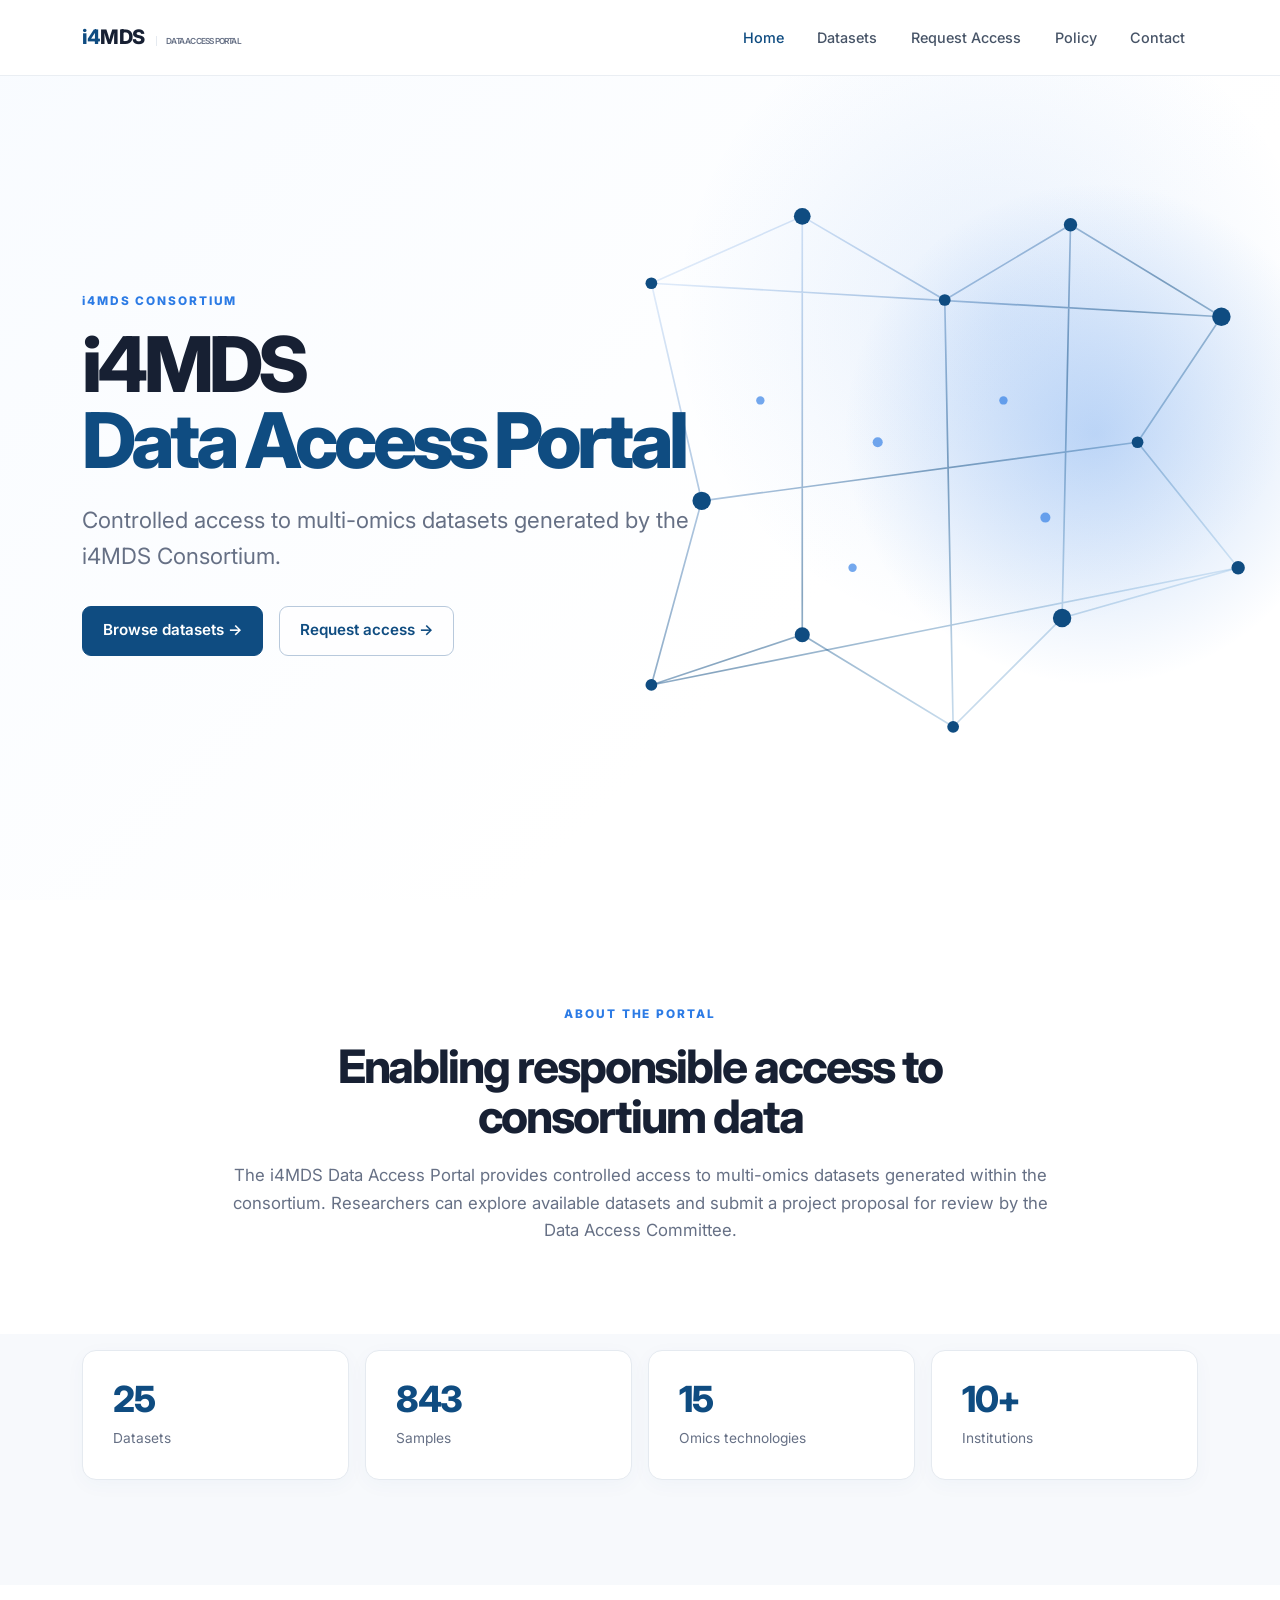
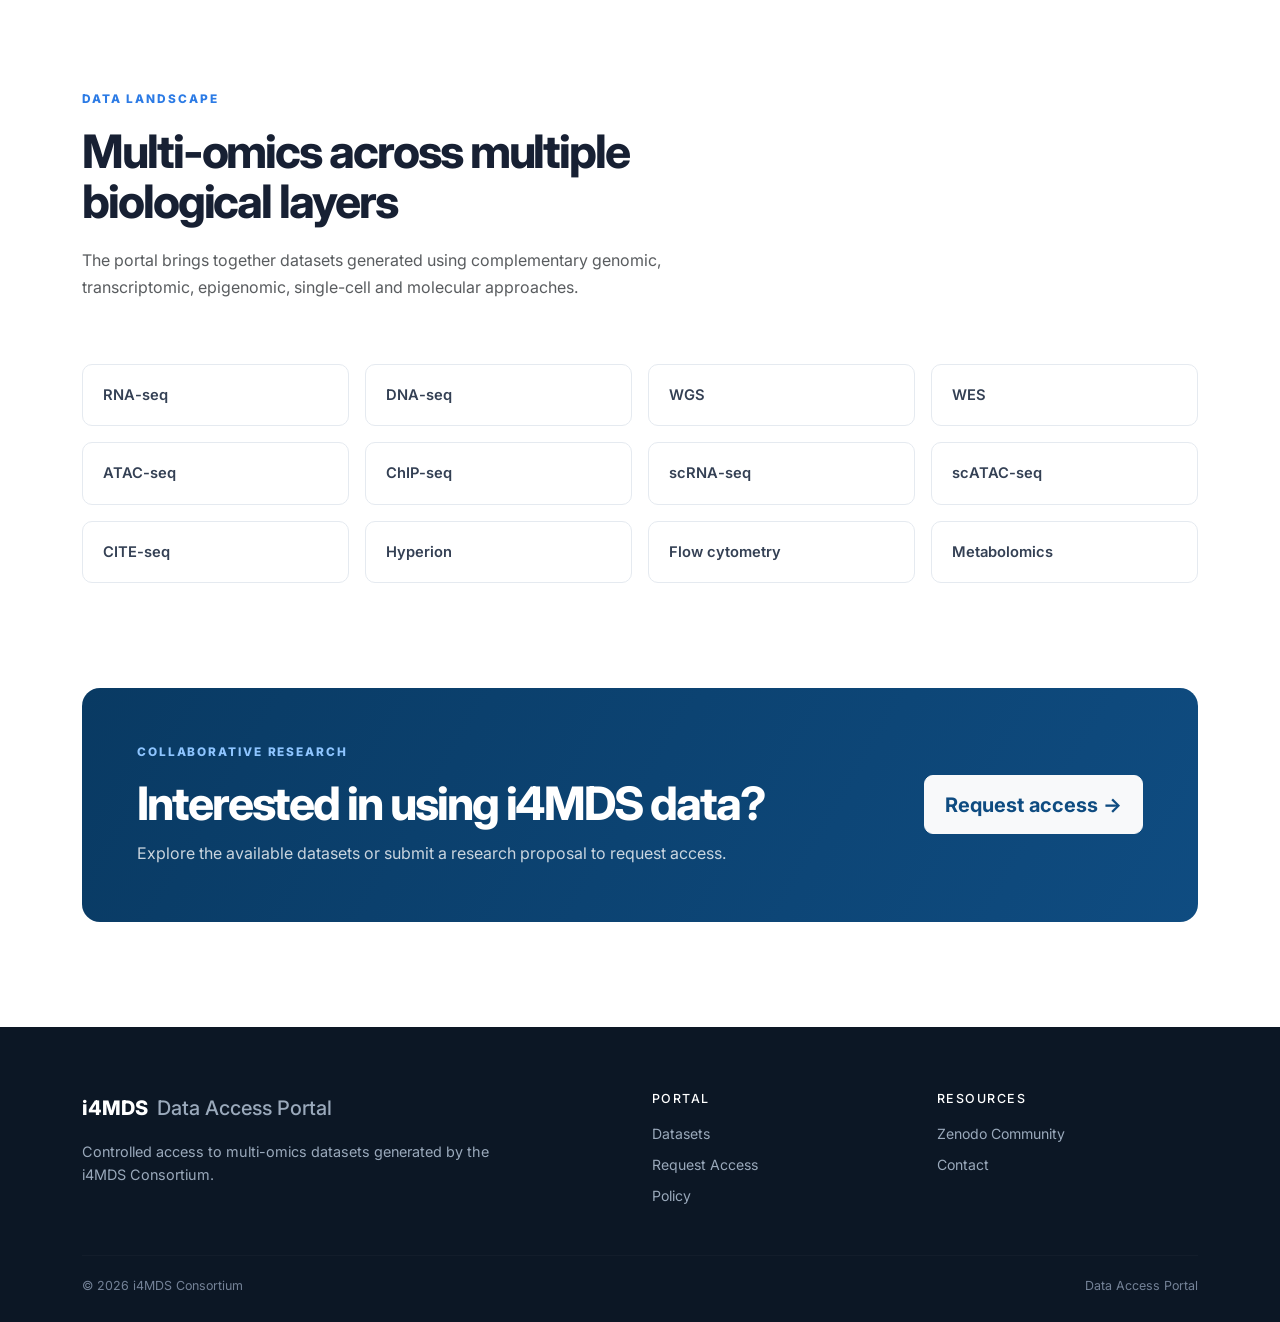
<file: index.html>
<!doctype html>
<html lang="en">
<head>
<meta charset="utf-8">
<meta name="viewport" content="width=device-width, initial-scale=1">
<meta name="description" content="i4MDS Data Access Portal - Controlled access to multi-omics datasets generated by the i4MDS Consortium.">
<title>i4MDS Data Access Portal</title>
<link rel="preconnect" href="https://fonts.googleapis.com">
<link rel="preconnect" href="https://fonts.gstatic.com" crossorigin>
<link href="https://fonts.googleapis.com/css2?family=Inter:wght@400;500;600;700;800&display=swap" rel="stylesheet">
<link href="https://cdn.jsdelivr.net/npm/bootstrap@5.3.3/dist/css/bootstrap.min.css" rel="stylesheet">
<link rel="stylesheet" href="css/style.css">
</head>
<body>
<nav class="navbar navbar-expand-lg fixed-top portal-navbar">
<div class="container">
<a class="navbar-brand portal-brand" href="index.html"><span class="brand-mark">i4</span>MDS <small>Data Access Portal</small></a>
<button class="navbar-toggler border-0" type="button" data-bs-toggle="collapse" data-bs-target="#mainNav"><span class="navbar-toggler-icon"></span></button>
<div class="collapse navbar-collapse" id="mainNav">
<ul class="navbar-nav ms-auto align-items-lg-center gap-lg-2">
<li><a class="nav-link active" href="index.html">Home</a></li>
<li><a class="nav-link" href="datasets.html">Datasets</a></li>
<li><a class="nav-link" href="request.html">Request Access</a></li>
<li><a class="nav-link" href="policy.html">Policy</a></li>
<li><a class="nav-link" href="contact.html">Contact</a></li>
</ul></div></div>
</nav>

<main>
<section class="hero-section">
<div class="hero-network"><img src="images/hero-network.svg" alt=""></div>
<div class="container position-relative"><div class="row align-items-center min-vh-100 pt-5">
<div class="col-lg-7 hero-copy">
<div class="eyebrow">i4MDS CONSORTIUM</div>
<h1>i4MDS<br><span>Data Access Portal</span></h1>
<p class="hero-lead">Controlled access to multi-omics datasets generated by the i4MDS Consortium.</p>
<div class="d-flex flex-wrap gap-3">
<a href="datasets.html" class="btn btn-primary btn-lg portal-btn">Browse datasets <span>→</span></a>
<a href="request.html" class="btn btn-outline-primary btn-lg portal-btn-outline">Request access <span>→</span></a>
</div></div><div class="col-lg-5"></div>
</div></div>
</section>

<section class="section-padding about-section"><div class="container"><div class="row justify-content-center"><div class="col-xl-9 text-center">
<div class="section-label">ABOUT THE PORTAL</div><h2>Enabling responsible access to consortium data</h2>
<p class="section-lead">The i4MDS Data Access Portal provides controlled access to multi-omics datasets generated within the consortium. Researchers can explore available datasets and submit a project proposal for review by the Data Access Committee.</p>
</div></div></div></section>

<section class="stats-section"><div class="container"><div class="row g-3">
<div class="col-6 col-lg-3"><div class="stat-card"><div class="stat-number">25</div><div class="stat-label">Datasets</div></div></div>
<div class="col-6 col-lg-3"><div class="stat-card"><div class="stat-number">843</div><div class="stat-label">Samples</div></div></div>
<div class="col-6 col-lg-3"><div class="stat-card"><div class="stat-number">15</div><div class="stat-label">Omics technologies</div></div></div>
<div class="col-6 col-lg-3"><div class="stat-card"><div class="stat-number">10+</div><div class="stat-label">Institutions</div></div></div>
</div></div></section>

<section class="section-padding technologies-section"><div class="container">
<div class="row mb-5"><div class="col-lg-7"><div class="section-label">DATA LANDSCAPE</div><h2>Multi-omics across multiple biological layers</h2><p class="text-muted">The portal brings together datasets generated using complementary genomic, transcriptomic, epigenomic, single-cell and molecular approaches.</p></div></div>
<div class="row g-3">
<div class="col-6 col-md-4 col-lg-3"><div class="technology-card">RNA-seq</div></div>
<div class="col-6 col-md-4 col-lg-3"><div class="technology-card">DNA-seq</div></div>
<div class="col-6 col-md-4 col-lg-3"><div class="technology-card">WGS</div></div>
<div class="col-6 col-md-4 col-lg-3"><div class="technology-card">WES</div></div>
<div class="col-6 col-md-4 col-lg-3"><div class="technology-card">ATAC-seq</div></div>
<div class="col-6 col-md-4 col-lg-3"><div class="technology-card">ChIP-seq</div></div>
<div class="col-6 col-md-4 col-lg-3"><div class="technology-card">scRNA-seq</div></div>
<div class="col-6 col-md-4 col-lg-3"><div class="technology-card">scATAC-seq</div></div>
<div class="col-6 col-md-4 col-lg-3"><div class="technology-card">CITE-seq</div></div>
<div class="col-6 col-md-4 col-lg-3"><div class="technology-card">Hyperion</div></div>
<div class="col-6 col-md-4 col-lg-3"><div class="technology-card">Flow cytometry</div></div>
<div class="col-6 col-md-4 col-lg-3"><div class="technology-card">Metabolomics</div></div>
</div></div></section>

<section class="cta-section"><div class="container"><div class="cta-card">
<div><div class="section-label light-label">COLLABORATIVE RESEARCH</div><h2>Interested in using i4MDS data?</h2><p>Explore the available datasets or submit a research proposal to request access.</p></div>
<a href="request.html" class="btn btn-light btn-lg cta-btn">Request access →</a>
</div></div></section>
</main>

<footer class="portal-footer"><div class="container"><div class="row gy-4">
<div class="col-lg-6"><a class="footer-brand" href="index.html">i4MDS <span>Data Access Portal</span></a><p class="footer-text">Controlled access to multi-omics datasets generated by the i4MDS Consortium.</p></div>
<div class="col-6 col-lg-3"><h6>Portal</h6><a href="datasets.html">Datasets</a><a href="request.html">Request Access</a><a href="policy.html">Policy</a></div>
<div class="col-6 col-lg-3"><h6>Resources</h6><a href="#">Zenodo Community</a><a href="contact.html">Contact</a></div>
</div><hr><div class="footer-bottom"><span>© 2026 i4MDS Consortium</span><span>Data Access Portal</span></div></div></footer>
<script src="https://cdn.jsdelivr.net/npm/bootstrap@5.3.3/dist/js/bootstrap.bundle.min.js"></script>
<script src="js/main.js"></script>
</body></html>
</file>
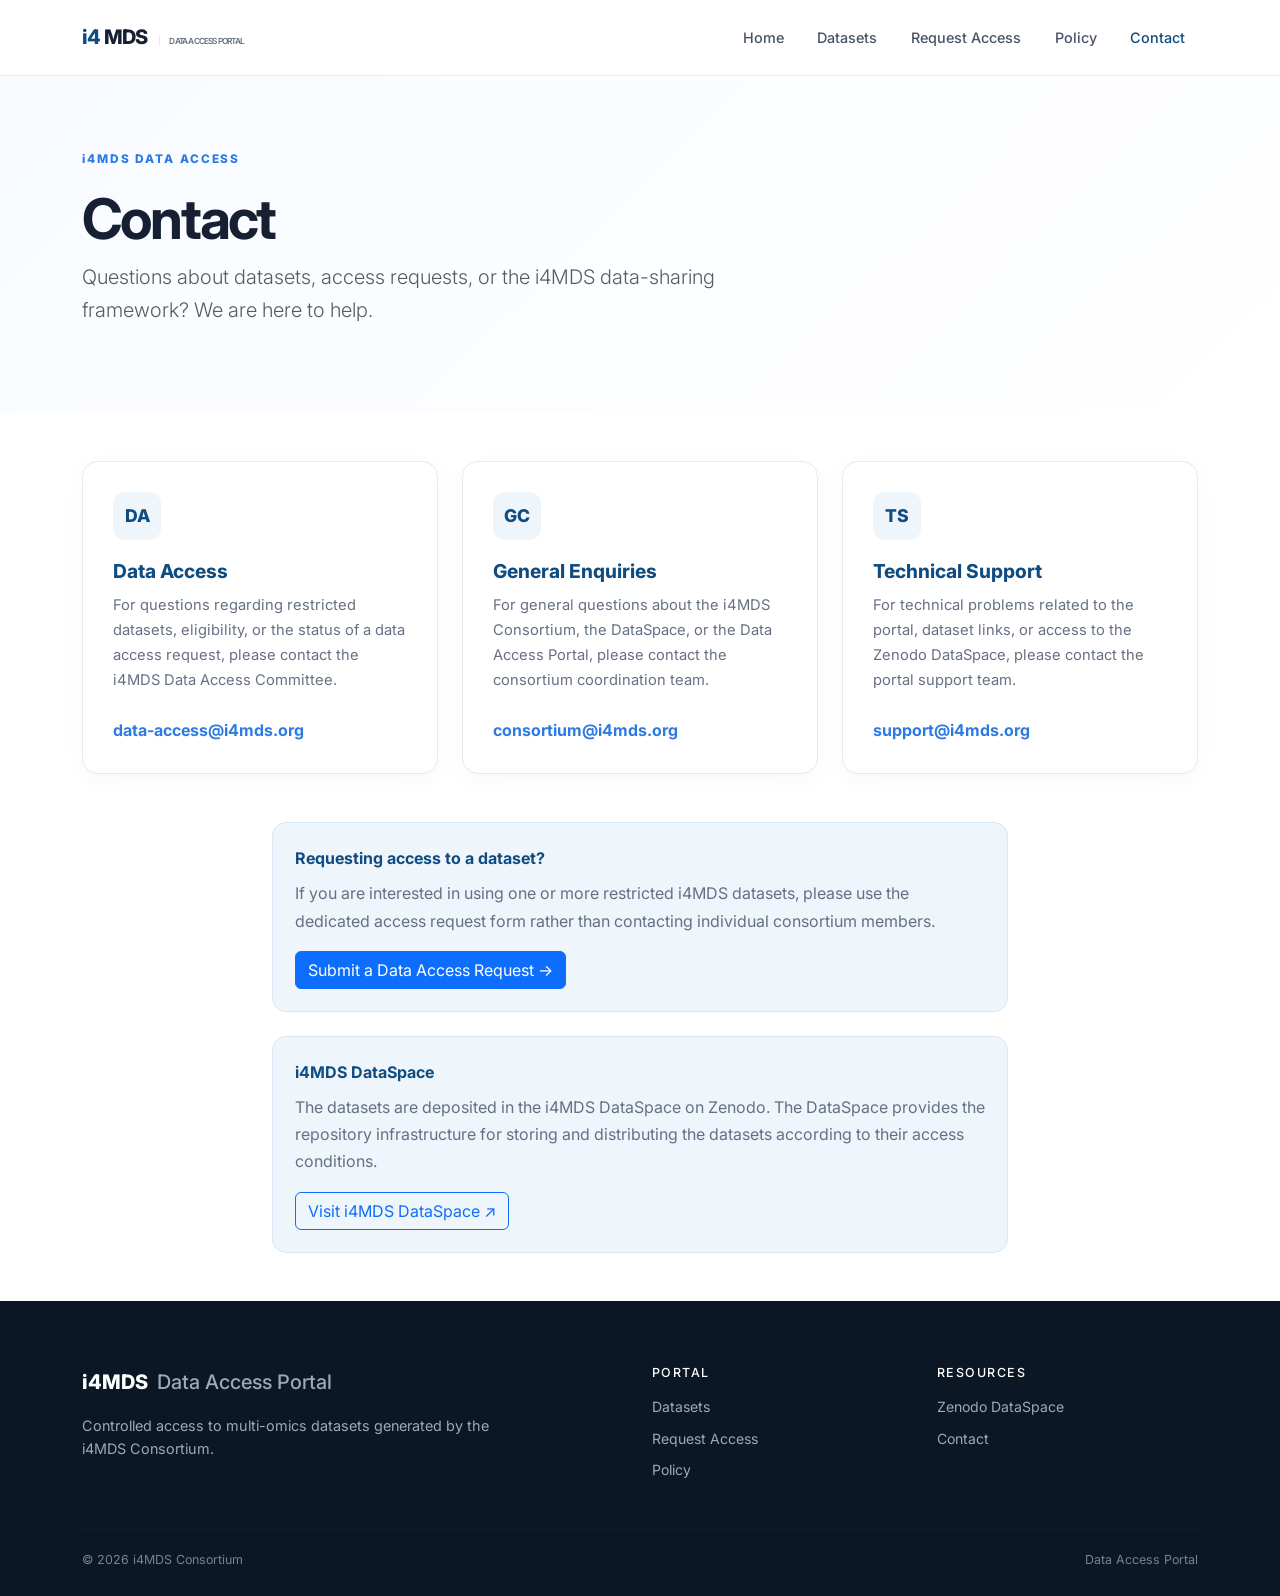
<file: contact.html>
<!doctype html>
<html lang="en">

<head>

  <meta charset="utf-8">

  <meta
    name="viewport"
    content="width=device-width, initial-scale=1"
  >

  <meta
    name="description"
    content="Contact the i4MDS Data Access Portal and Data Access Committee."
  >

  <title>
    Contact | i4MDS Data Access Portal
  </title>


  <link
    rel="preconnect"
    href="https://fonts.googleapis.com"
  >

  <link
    rel="preconnect"
    href="https://fonts.gstatic.com"
    crossorigin
  >


  <link
    href="https://fonts.googleapis.com/css2?family=Inter:wght@400;500;600;700;800&display=swap"
    rel="stylesheet"
  >


  <link
    href="https://cdn.jsdelivr.net/npm/bootstrap@5.3.3/dist/css/bootstrap.min.css"
    rel="stylesheet"
  >


  <link
    rel="stylesheet"
    href="css/style.css"
  >


  <style>

    .page-hero {

      padding: 150px 0 70px;

      background:
        linear-gradient(
          135deg,
          #f8fbff,
          #ffffff
        );

    }


    .contact-card {

      height: 100%;

      padding: 30px;

      background: #ffffff;

      border:
        1px solid
        #e5eaf0;

      border-radius: 16px;

      box-shadow:
        0 5px 20px
        rgba(15,76,129,.04);

    }


    .contact-icon {

      width: 48px;

      height: 48px;

      display: flex;

      align-items: center;

      justify-content: center;

      border-radius: 12px;

      background:
        #eef5fb;

      color:
        #0f4c81;

      font-weight: 800;

      font-size: 1.1rem;

      margin-bottom: 20px;

    }


    .contact-title {

      font-size: 1.2rem;

      font-weight: 750;

      color: #0f4c81;

      margin-bottom: 10px;

    }


    .contact-text {

      color: #667085;

      line-height: 1.7;

      font-size: .92rem;

    }


    .contact-note {

      background:
        #eef5fb;

      border:
        1px solid
        #d7e6f4;

      border-radius: 14px;

      padding: 22px;

      color: #667085;

      line-height: 1.7;

    }


    .contact-note strong {

      color: #0f4c81;

    }


    .contact-email {

      display: inline-block;

      margin-top: 8px;

      font-weight: 700;

      color: #2c7be5;

      text-decoration: none;

    }


    .contact-email:hover {

      text-decoration: underline;

    }

  </style>

</head>


<body>


<!-- NAVIGATION -->

<nav class="navbar navbar-expand-lg fixed-top portal-navbar">

  <div class="container">


    <a
      class="navbar-brand portal-brand"
      href="index.html"
    >

      <span class="brand-mark">
        i4
      </span>

      MDS

      <small>
        Data Access Portal
      </small>

    </a>


    <button
      class="navbar-toggler border-0"
      type="button"
      data-bs-toggle="collapse"
      data-bs-target="#mainNav"
      aria-controls="mainNav"
      aria-expanded="false"
      aria-label="Toggle navigation"
    >

      <span class="navbar-toggler-icon"></span>

    </button>


    <div
      class="collapse navbar-collapse"
      id="mainNav"
    >

      <ul
        class="navbar-nav ms-auto align-items-lg-center gap-lg-2"
      >

        <li class="nav-item">

          <a
            class="nav-link"
            href="index.html"
          >
            Home
          </a>

        </li>


        <li class="nav-item">

          <a
            class="nav-link"
            href="datasets.html"
          >
            Datasets
          </a>

        </li>


        <li class="nav-item">

          <a
            class="nav-link"
            href="request.html"
          >
            Request Access
          </a>

        </li>


        <li class="nav-item">

          <a
            class="nav-link"
            href="policy.html"
          >
            Policy
          </a>

        </li>


        <li class="nav-item">

          <a
            class="nav-link active"
            href="contact.html"
          >
            Contact
          </a>

        </li>

      </ul>

    </div>

  </div>

</nav>



<!-- HERO -->

<section class="page-hero">

  <div class="container">

    <div class="section-label">
      i4MDS DATA ACCESS
    </div>


    <h1
      class="display-4 fw-bold"
      style="letter-spacing:-.05em;"
    >
      Contact
    </h1>


    <p class="lead text-muted col-lg-8">

      Questions about datasets, access requests,
      or the i4MDS data-sharing framework?

      We are here to help.

    </p>

  </div>

</section>



<!-- CONTACT -->

<main>

  <section class="py-5">

    <div class="container">


      <div class="row g-4">


        <!-- DATA ACCESS -->

        <div class="col-lg-4">

          <div class="contact-card">


            <div class="contact-icon">
              DA
            </div>


            <h2 class="contact-title">
              Data Access
            </h2>


            <p class="contact-text">

              For questions regarding restricted datasets,
              eligibility, or the status of a data access
              request, please contact the i4MDS Data Access
              Committee.

            </p>


            <!-- Replace with official email -->

            <a
              class="contact-email"
              href="mailto:DATA-ACCESS-EMAIL"
            >
              data-access@i4mds.org
            </a>


          </div>

        </div>



        <!-- GENERAL -->

        <div class="col-lg-4">

          <div class="contact-card">


            <div class="contact-icon">
              GC
            </div>


            <h2 class="contact-title">
              General Enquiries
            </h2>


            <p class="contact-text">

              For general questions about the i4MDS Consortium,
              the DataSpace, or the Data Access Portal, please
              contact the consortium coordination team.

            </p>


            <!-- Replace with official email -->

            <a
              class="contact-email"
              href="mailto:GENERAL-EMAIL"
            >
              consortium@i4mds.org
            </a>


          </div>

        </div>



        <!-- TECHNICAL -->

        <div class="col-lg-4">

          <div class="contact-card">


            <div class="contact-icon">
              TS
            </div>


            <h2 class="contact-title">
              Technical Support
            </h2>


            <p class="contact-text">

              For technical problems related to the portal,
              dataset links, or access to the Zenodo DataSpace,
              please contact the portal support team.

            </p>


            <!-- Replace with official email -->

            <a
              class="contact-email"
              href="mailto:TECHNICAL-EMAIL"
            >
              support@i4mds.org
            </a>


          </div>

        </div>


      </div>



      <!-- REQUEST -->

      <div class="row mt-5">

        <div class="col-lg-8 mx-auto">


          <div class="contact-note">

            <strong>
              Requesting access to a dataset?
            </strong>


            <p class="mb-3 mt-2">

              If you are interested in using one or more
              restricted i4MDS datasets, please use the
              dedicated access request form rather than
              contacting individual consortium members.

            </p>


            <a
              href="request.html"
              class="btn btn-primary"
            >

              Submit a Data Access Request →

            </a>

          </div>


        </div>

      </div>



      <!-- ZENODO -->

      <div class="row mt-4">

        <div class="col-lg-8 mx-auto">


          <div class="contact-note">

            <strong>
              i4MDS DataSpace
            </strong>


            <p class="mb-3 mt-2">

              The datasets are deposited in the i4MDS
              DataSpace on Zenodo. The DataSpace provides
              the repository infrastructure for storing and
              distributing the datasets according to their
              access conditions.

            </p>


            <a
              href="https://zenodo.org/communities/i4mds_dataspace"
              target="_blank"
              rel="noopener"
              class="btn btn-outline-primary"
            >

              Visit i4MDS DataSpace ↗

            </a>

          </div>


        </div>

      </div>


    </div>

  </section>

</main>



<!-- FOOTER -->

<footer class="portal-footer">

  <div class="container">

    <div class="row gy-4">


      <div class="col-lg-6">

        <a
          class="footer-brand"
          href="index.html"
        >

          i4MDS
          <span>
            Data Access Portal
          </span>

        </a>


        <p class="footer-text">

          Controlled access to multi-omics datasets
          generated by the i4MDS Consortium.

        </p>

      </div>



      <div class="col-6 col-lg-3">

        <h6>
          Portal
        </h6>


        <a href="datasets.html">
          Datasets
        </a>


        <a href="request.html">
          Request Access
        </a>


        <a href="policy.html">
          Policy
        </a>

      </div>



      <div class="col-6 col-lg-3">

        <h6>
          Resources
        </h6>


        <a
          href="https://zenodo.org/communities/i4mds_dataspace"
          target="_blank"
          rel="noopener"
        >
          Zenodo DataSpace
        </a>


        <a href="contact.html">
          Contact
        </a>

      </div>

    </div>


    <hr>


    <div class="footer-bottom">

      <span>
        © 2026 i4MDS Consortium
      </span>


      <span>
        Data Access Portal
      </span>

    </div>

  </div>

</footer>


</body>

</html>
</file>
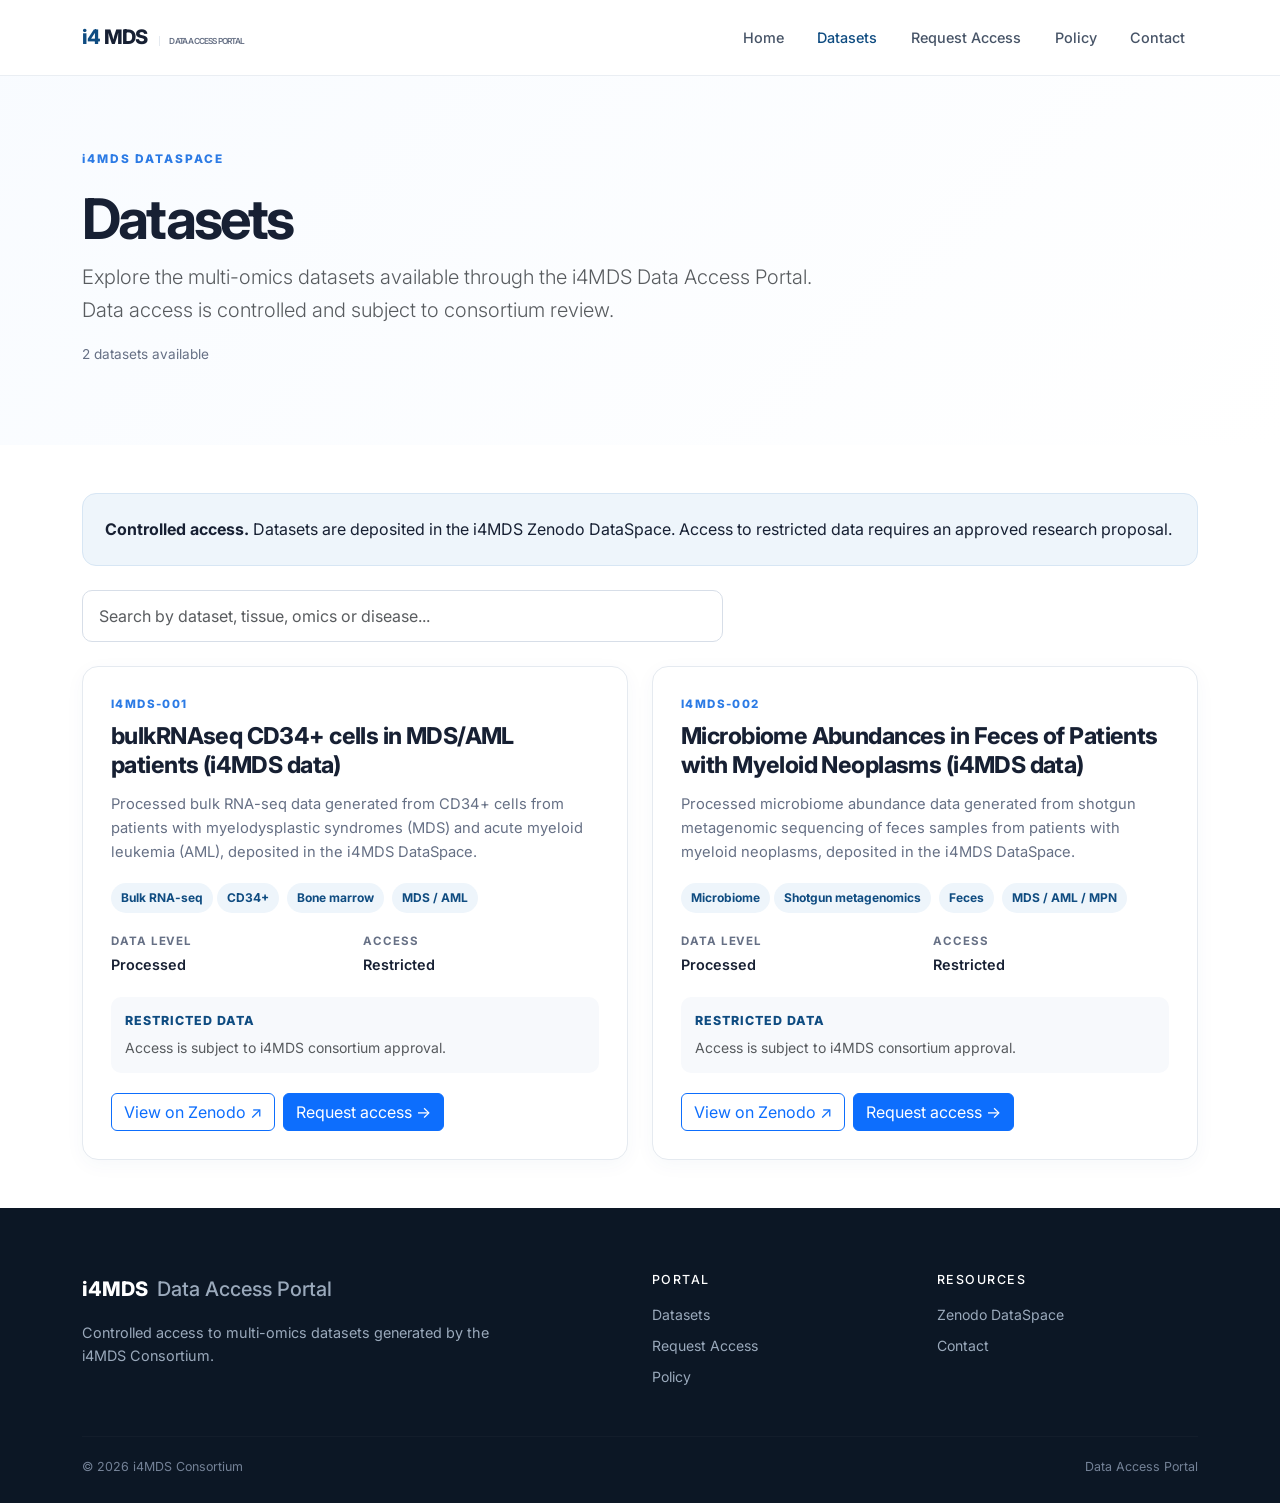
<file: datasets.html>
<!doctype html>
<html lang="en">

<head>

  <meta charset="utf-8">

  <meta
    name="viewport"
    content="width=device-width, initial-scale=1"
  >

  <meta
    name="description"
    content="i4MDS Data Access Portal - Available multi-omics datasets."
  >

  <title>
    Datasets | i4MDS Data Access Portal
  </title>


  <!-- Google Fonts -->

  <link
    rel="preconnect"
    href="https://fonts.googleapis.com"
  >

  <link
    rel="preconnect"
    href="https://fonts.gstatic.com"
    crossorigin
  >

  <link
    href="https://fonts.googleapis.com/css2?family=Inter:wght@400;500;600;700;800&display=swap"
    rel="stylesheet"
  >


  <!-- Bootstrap -->

  <link
    href="https://cdn.jsdelivr.net/npm/bootstrap@5.3.3/dist/css/bootstrap.min.css"
    rel="stylesheet"
  >


  <!-- Main stylesheet -->

  <link
    rel="stylesheet"
    href="css/style.css"
  >


  <style>

    .page-hero {

      padding: 150px 0 80px;

      background:
        linear-gradient(
          135deg,
          #f8fbff,
          #ffffff
        );

    }


    .dataset-card {

      border:
        1px solid
        #e5eaf0;

      border-radius:
        16px;

      padding:
        28px;

      background:
        #ffffff;

      height:
        100%;

      box-shadow:
        0 5px 20px
        rgba(15, 76, 129, 0.04);

    }


    .dataset-id {

      font-size:
        0.72rem;

      font-weight:
        800;

      letter-spacing:
        0.12em;

      color:
        #2c7be5;

      text-transform:
        uppercase;

    }


    .dataset-title {

      font-size:
        1.45rem;

      line-height:
        1.25;

      font-weight:
        750;

      letter-spacing:
        -0.025em;

      margin:
        8px 0 12px;

    }


    .dataset-description {

      color:
        #667085;

      font-size:
        0.92rem;

    }


    .tag {

      display:
        inline-block;

      background:
        #eef5fb;

      color:
        #0f4c81;

      border-radius:
        999px;

      padding:
        5px 10px;

      margin:
        3px 4px 3px 0;

      font-size:
        0.75rem;

      font-weight:
        700;

    }


    .meta-label {

      color:
        #667085;

      font-size:
        0.72rem;

      text-transform:
        uppercase;

      letter-spacing:
        0.08em;

      font-weight:
        700;

    }


    .meta-value {

      font-size:
        0.9rem;

      font-weight:
        600;

      margin-top:
        2px;

    }


    .access-box {

      background:
        #f7f9fc;

      border-radius:
        10px;

      padding:
        14px;

      margin:
        20px 0;

    }


    .controlled {

      color:
        #0f4c81;

      font-weight:
        800;

      font-size:
        0.78rem;

      letter-spacing:
        0.08em;

    }


    .filter-input {

      border-radius:
        10px;

      border:
        1px solid
        #d7dee8;

      padding:
        13px 16px;

    }


    .info-strip {

      background:
        #eef5fb;

      border:
        1px solid
        #d7e6f4;

      border-radius:
        14px;

      padding:
        22px;

    }


    .dataset-count {

      color:
        #667085;

      font-size:
        0.85rem;

      margin-top:
        10px;

    }

  </style>

</head>


<body>


<!-- ========================================================= -->
<!-- NAVIGATION -->
<!-- ========================================================= -->

<nav class="navbar navbar-expand-lg fixed-top portal-navbar">

  <div class="container">


    <a
      class="navbar-brand portal-brand"
      href="index.html"
    >

      <span class="brand-mark">
        i4
      </span>

      MDS

      <small>
        Data Access Portal
      </small>

    </a>


    <button
      class="navbar-toggler border-0"
      type="button"
      data-bs-toggle="collapse"
      data-bs-target="#mainNav"
      aria-controls="mainNav"
      aria-expanded="false"
      aria-label="Toggle navigation"
    >

      <span class="navbar-toggler-icon"></span>

    </button>


    <div
      class="collapse navbar-collapse"
      id="mainNav"
    >

      <ul
        class="navbar-nav ms-auto align-items-lg-center gap-lg-2"
      >

        <li class="nav-item">

          <a
            class="nav-link"
            href="index.html"
          >
            Home
          </a>

        </li>


        <li class="nav-item">

          <a
            class="nav-link active"
            href="datasets.html"
          >
            Datasets
          </a>

        </li>


        <li class="nav-item">

          <a
            class="nav-link"
            href="request.html"
          >
            Request Access
          </a>

        </li>


        <li class="nav-item">

          <a
            class="nav-link"
            href="policy.html"
          >
            Policy
          </a>

        </li>


        <li class="nav-item">

          <a
            class="nav-link"
            href="contact.html"
          >
            Contact
          </a>

        </li>

      </ul>

    </div>

  </div>

</nav>



<!-- ========================================================= -->
<!-- MAIN -->
<!-- ========================================================= -->

<main>


  <!-- HERO -->

  <section class="page-hero">

    <div class="container">


      <div class="section-label">
        i4MDS DATASPACE
      </div>


      <h1
        class="display-4 fw-bold"
        style="letter-spacing:-.05em;"
      >
        Datasets
      </h1>


      <p class="lead text-muted col-lg-8">

        Explore the multi-omics datasets available through the
        i4MDS Data Access Portal. Data access is controlled and
        subject to consortium review.

      </p>


      <div
        id="datasetCount"
        class="dataset-count"
      ></div>


    </div>

  </section>



  <!-- DATASETS -->

  <section class="py-5">

    <div class="container">


      <!-- INFORMATION -->

      <div class="info-strip mb-4">

        <strong>
          Controlled access.
        </strong>

        Datasets are deposited in the i4MDS Zenodo DataSpace.
        Access to restricted data requires an approved research proposal.

      </div>



      <!-- SEARCH -->

      <div class="row mb-4">

        <div class="col-lg-7">

          <input
            id="datasetSearch"
            class="form-control filter-input"
            type="search"
            placeholder="Search by dataset, tissue, omics or disease..."
            autocomplete="off"
          >

        </div>

      </div>



      <!-- DATASET GRID -->

      <div
        id="datasetGrid"
        class="row g-4"
      ></div>



      <!-- NO RESULTS -->

      <div
        id="noResults"
        class="text-center py-5 text-muted d-none"
      >

        No datasets match your search.

      </div>


    </div>

  </section>

</main>



<!-- ========================================================= -->
<!-- FOOTER -->
<!-- ========================================================= -->

<footer class="portal-footer">

  <div class="container">


    <div class="row gy-4">


      <div class="col-lg-6">


        <a
          class="footer-brand"
          href="index.html"
        >

          i4MDS

          <span>
            Data Access Portal
          </span>

        </a>


        <p class="footer-text">

          Controlled access to multi-omics datasets generated
          by the i4MDS Consortium.

        </p>


      </div>



      <div class="col-6 col-lg-3">


        <h6>
          Portal
        </h6>


        <a href="datasets.html">
          Datasets
        </a>


        <a href="request.html">
          Request Access
        </a>


        <a href="policy.html">
          Policy
        </a>


      </div>



      <div class="col-6 col-lg-3">


        <h6>
          Resources
        </h6>


        <a
          href="https://zenodo.org/communities/i4mds_dataspace"
          target="_blank"
          rel="noopener"
        >
          Zenodo DataSpace
        </a>


        <a href="contact.html">
          Contact
        </a>


      </div>


    </div>



    <hr>



    <div class="footer-bottom">


      <span>
        © 2026 i4MDS Consortium
      </span>


      <span>
        Data Access Portal
      </span>


    </div>


  </div>

</footer>



<!-- ========================================================= -->
<!-- JAVASCRIPT -->
<!-- ========================================================= -->

<script>

async function loadDatasets() {


  const grid =
    document.getElementById(
      "datasetGrid"
    );


  const search =
    document.getElementById(
      "datasetSearch"
    );


  const noResults =
    document.getElementById(
      "noResults"
    );


  const datasetCount =
    document.getElementById(
      "datasetCount"
    );



  try {


    /*
     * Add a timestamp to the URL.
     *
     * This prevents the browser from using
     * an old cached version of datasets.json.
     */

    const response =
      await fetch(
        "./data/datasets.json?v="
        + Date.now()
      );



    if (!response.ok) {

      throw new Error(
        "Unable to load datasets.json. HTTP status: "
        + response.status
      );

    }



    const datasets =
      await response.json();



    /*
     * Make sure that datasets.json
     * actually contains an array.
     */

    if (!Array.isArray(datasets)) {

      throw new Error(
        "datasets.json must contain a JSON array."
      );

    }



    /*
     * Show the total number of datasets.
     */

    datasetCount.textContent =
      datasets.length
      + (
          datasets.length === 1
            ? " dataset available"
            : " datasets available"
        );



    /*
     * Render the dataset cards.
     */

    function render() {


      const query =
        search.value
          .trim()
          .toLowerCase();



      /*
       * Search through the complete dataset object.
       *
       * This means that the search box will work
       * automatically for future fields too.
       */

      const filtered =
        datasets.filter(
          dataset =>

            JSON.stringify(
              dataset
            )
            .toLowerCase()
            .includes(query)

        );



      /*
       * Generate the cards.
       */

      grid.innerHTML =

        filtered
          .map(
            dataset => `


              <div class="col-lg-6 dataset-item">


                <article class="dataset-card">


                  <!-- DATASET ID -->

                  <div class="dataset-id">

                    ${
                      dataset.id || "No ID"
                    }

                  </div>



                  <!-- TITLE -->

                  <h2 class="dataset-title">

                    ${
                      dataset.title
                      || "Untitled dataset"
                    }

                  </h2>



                  <!-- DESCRIPTION -->

                  <p class="dataset-description">

                    ${
                      dataset.description
                      || "No description available."
                    }

                  </p>



                  <!-- TAGS -->

                  <div class="mb-3">


                    ${
                      Array.isArray(
                        dataset.omics
                      )

                        ? dataset.omics
                            .map(
                              omic =>

                                `<span class="tag">
                                  ${omic}
                                </span>`

                            )
                            .join("")

                        : ""
                    }



                    ${
                      dataset.tissue

                        ? `
                          <span class="tag">
                            ${dataset.tissue}
                          </span>
                        `

                        : ""
                    }



                    ${
                      dataset.disease

                        ? `
                          <span class="tag">
                            ${dataset.disease}
                          </span>
                        `

                        : ""
                    }


                  </div>



                  <!-- METADATA -->

                  <div class="row g-3">


                    <!-- DATA LEVEL -->

                    <div class="col-6">


                      <div class="meta-label">
                        Data level
                      </div>


                      <div class="meta-value">

                        ${
                          dataset.data_level
                          || "—"
                        }

                      </div>


                    </div>



                    <!-- ACCESS -->

                    <div class="col-6">


                      <div class="meta-label">
                        Access
                      </div>


                      <div class="meta-value">

                        ${
                          dataset.access
                          || "—"
                        }

                      </div>


                    </div>


                  </div>



                  <!-- ACCESS BOX -->

                  <div class="access-box">


                    <div class="controlled">
                      RESTRICTED DATA
                    </div>


                    <div class="small text-muted mt-1">

                      Access is subject to
                      i4MDS consortium approval.

                    </div>


                  </div>



                  <!-- BUTTONS -->

                  <div class="d-flex flex-wrap gap-2">


                    ${
                      dataset.zenodo_url

                        ? `

                          <a
                            class="btn btn-outline-primary"
                            href="${dataset.zenodo_url}"
                            target="_blank"
                            rel="noopener"
                          >

                            View on Zenodo ↗

                          </a>

                        `

                        : ""
                    }



                    <a
                      class="btn btn-primary"
                      href="request.html?dataset=${encodeURIComponent(
                        dataset.id || ""
                      )}"
                    >

                      Request access →

                    </a>


                  </div>


                </article>


              </div>


            `
          )
          .join("");



      /*
       * Show or hide the "no results" message.
       */

      noResults.classList.toggle(
        "d-none",
        filtered.length !== 0
      );


    }



    /*
     * Update the cards every time
     * the user types in the search box.
     */

    search.addEventListener(
      "input",
      render
    );



    /*
     * Initial rendering.
     */

    render();



    /*
     * Debug information in browser console.
     *
     * Useful if something goes wrong in the future.
     */

    console.log(
      "i4MDS datasets loaded:",
      datasets.length,
      datasets
    );


  }


  catch (error) {


    console.error(
      "i4MDS dataset loading error:",
      error
    );


    grid.innerHTML = `


      <div class="col-12">


        <div class="alert alert-danger">


          <strong>
            Datasets could not be loaded.
          </strong>


          <br><br>


          Please try again later.


          <br><br>


          <small>
            ${error.message}
          </small>


        </div>


      </div>


    `;


    datasetCount.textContent =
      "";


  }

}



/*
 * Start loading datasets.
 */

loadDatasets();

</script>


</body>

</html>
</file>
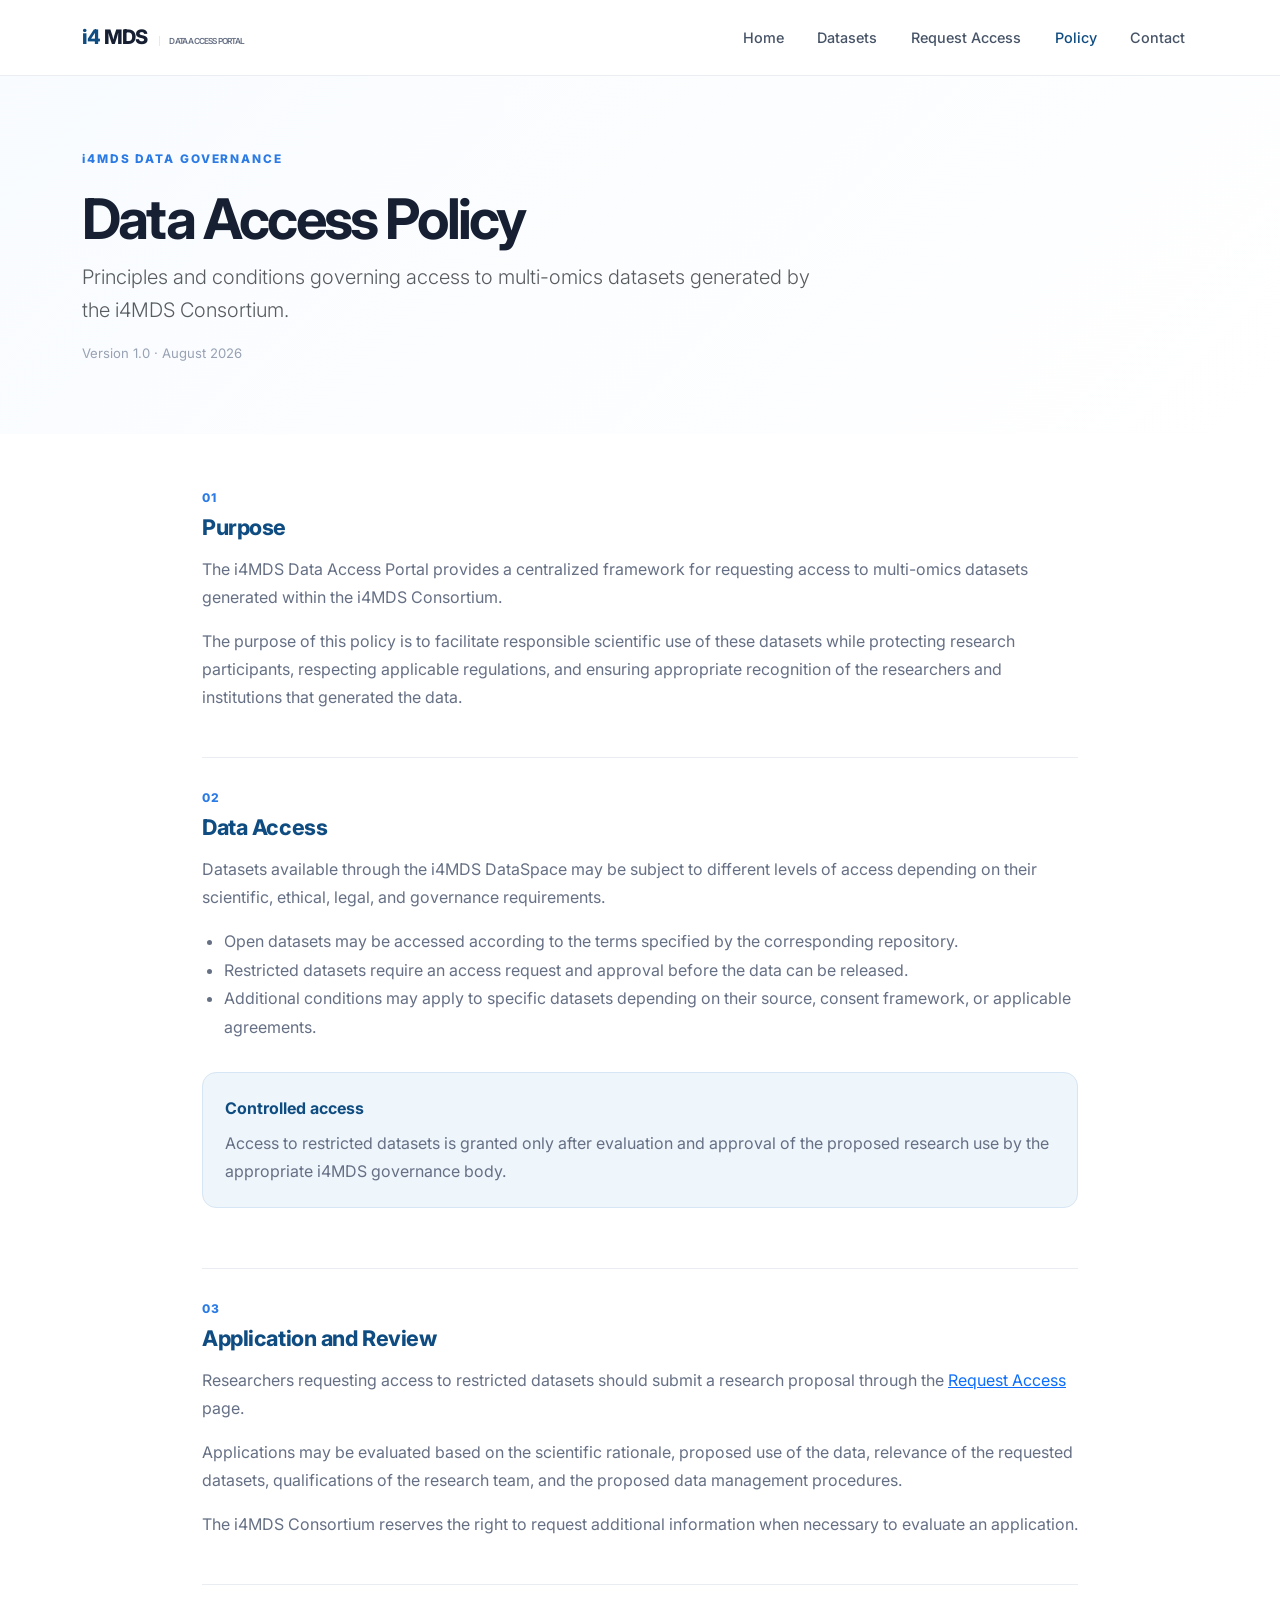
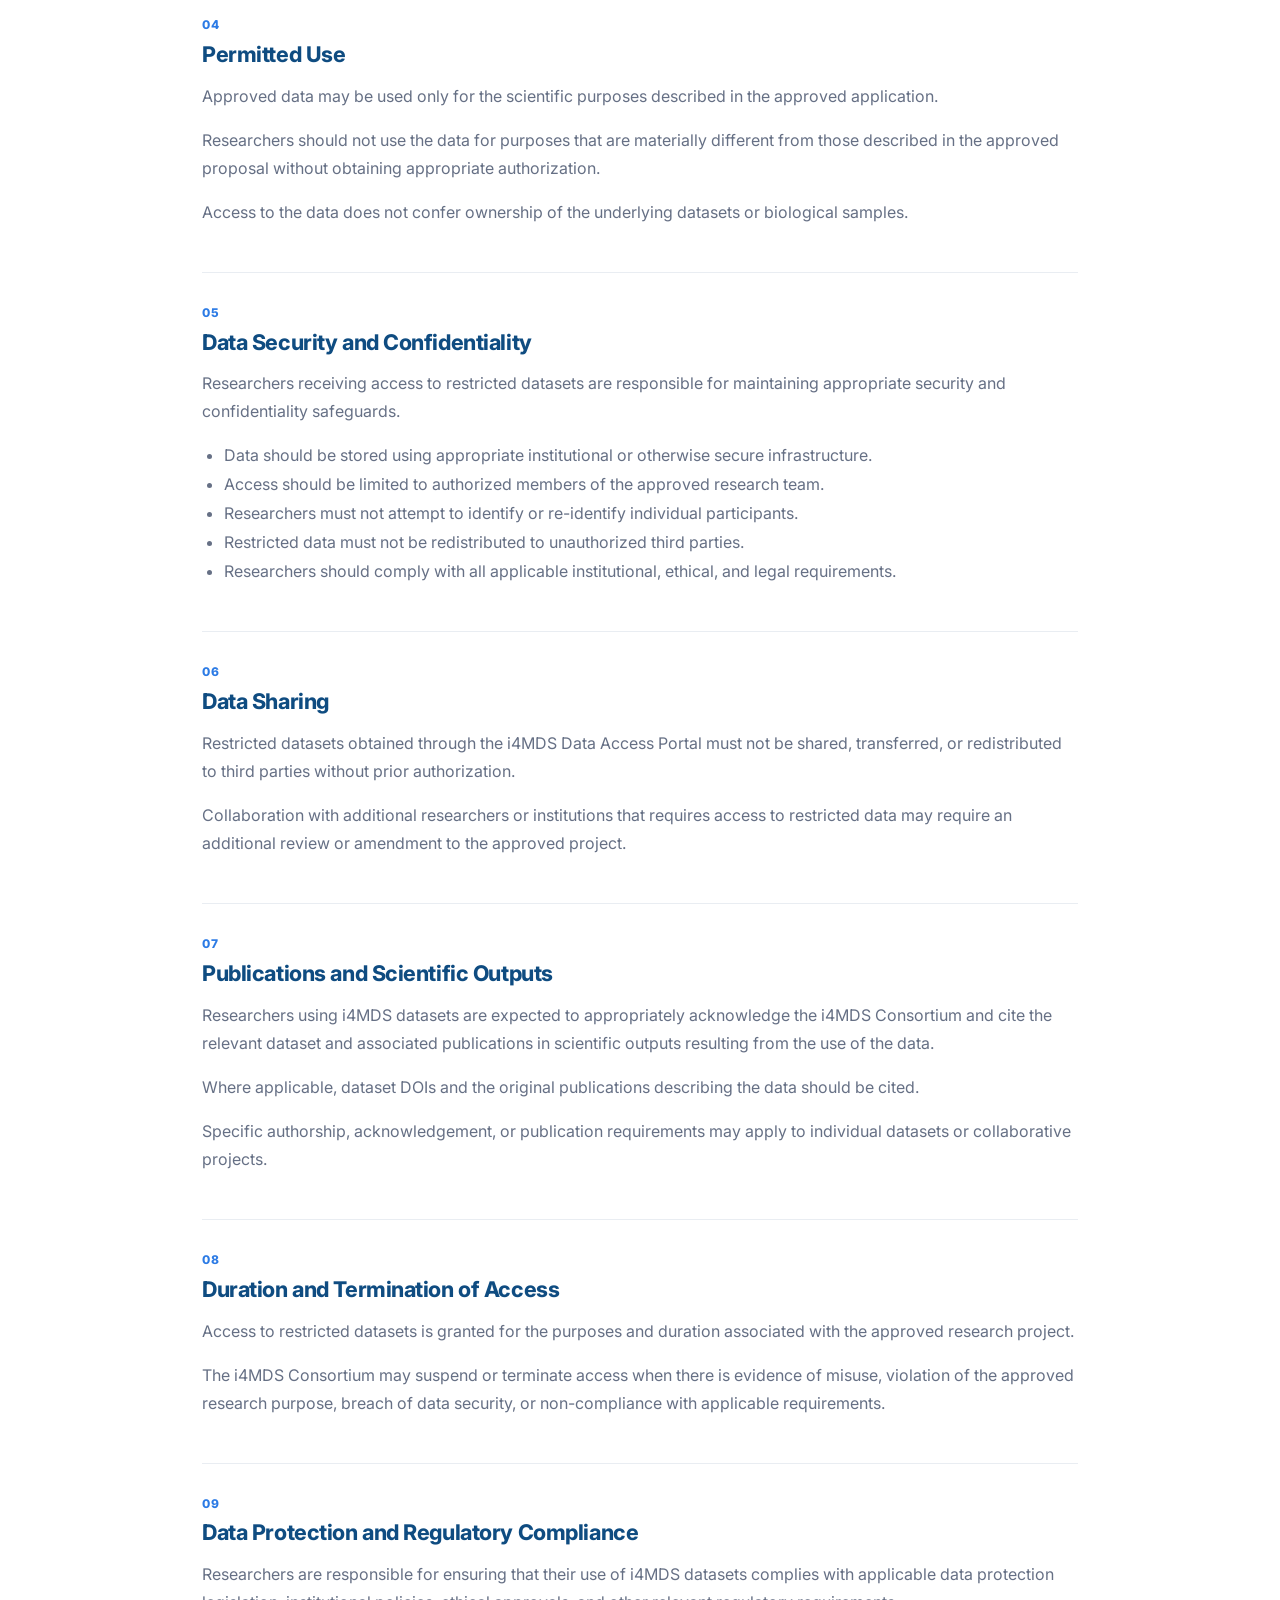
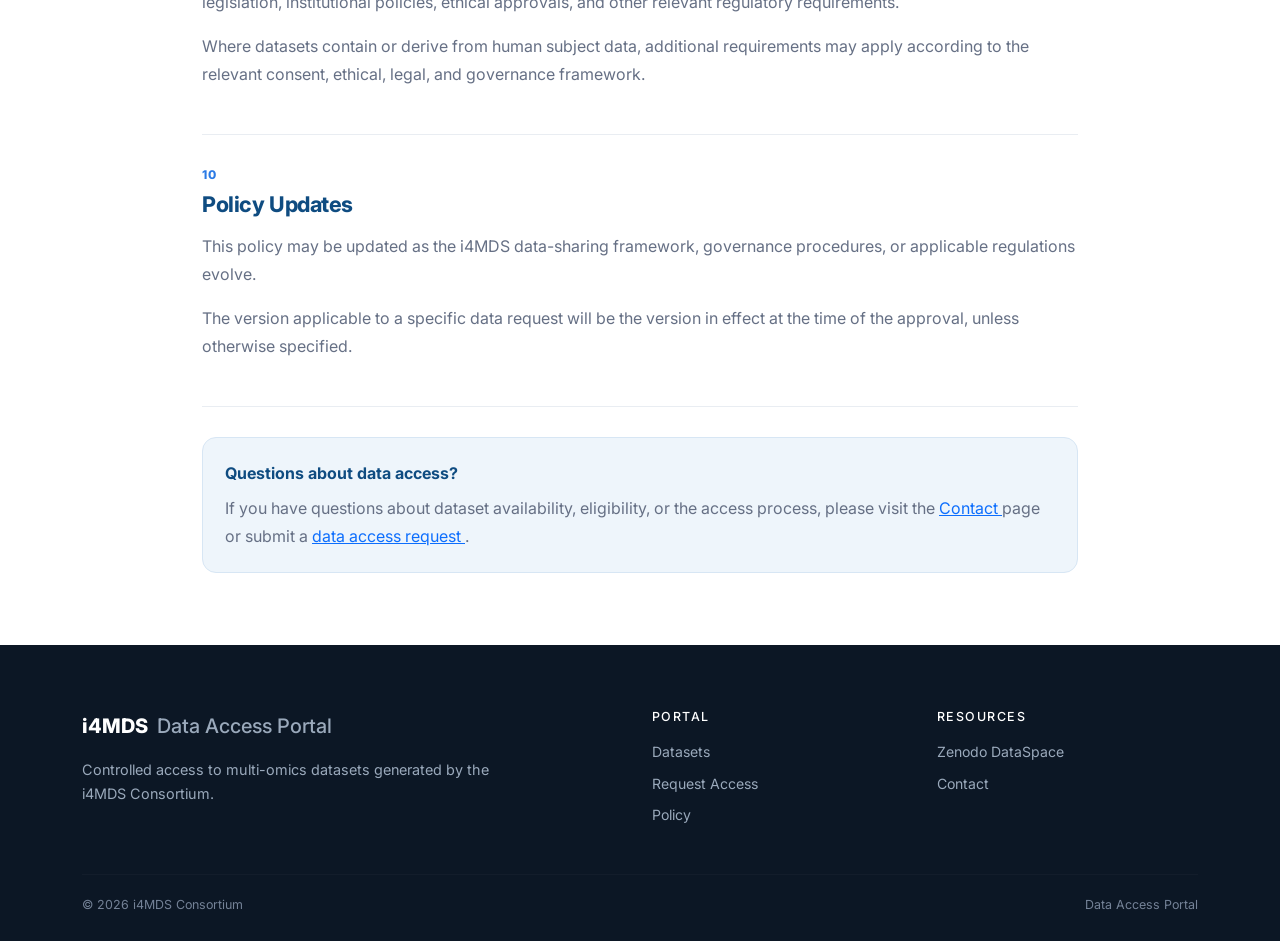
<file: policy.html>
<!doctype html>
<html lang="en">

<head>

  <meta charset="utf-8">

  <meta
    name="viewport"
    content="width=device-width, initial-scale=1"
  >

  <meta
    name="description"
    content="i4MDS Data Access Policy"
  >

  <title>
    Data Access Policy | i4MDS Data Access Portal
  </title>


  <link
    rel="preconnect"
    href="https://fonts.googleapis.com"
  >

  <link
    rel="preconnect"
    href="https://fonts.gstatic.com"
    crossorigin
  >

  <link
    href="https://fonts.googleapis.com/css2?family=Inter:wght@400;500;600;700;800&display=swap"
    rel="stylesheet"
  >


  <link
    href="https://cdn.jsdelivr.net/npm/bootstrap@5.3.3/dist/css/bootstrap.min.css"
    rel="stylesheet"
  >


  <link
    rel="stylesheet"
    href="css/style.css"
  >


  <style>

    .page-hero {

      padding: 150px 0 70px;

      background:
        linear-gradient(
          135deg,
          #f8fbff,
          #ffffff
        );

    }


    .policy-container {

      max-width: 900px;

    }


    .policy-section {

      padding: 30px 0;

      border-bottom:
        1px solid
        #e9edf2;

    }


    .policy-section:last-child {

      border-bottom: none;

    }


    .policy-number {

      font-size: .75rem;

      font-weight: 800;

      letter-spacing: .12em;

      color: #2c7be5;

      margin-bottom: 7px;

    }


    .policy-title {

      font-size: 1.35rem;

      font-weight: 750;

      letter-spacing: -.02em;

      color: #0f4c81;

      margin-bottom: 14px;

    }


    .policy-text {

      color: #667085;

      line-height: 1.75;

    }


    .policy-list {

      color: #667085;

      line-height: 1.8;

      padding-left: 22px;

    }


    .policy-box {

      background: #eef5fb;

      border:
        1px solid
        #d7e6f4;

      border-radius: 14px;

      padding: 22px;

      margin: 30px 0;

    }


    .policy-box strong {

      color: #0f4c81;

    }


    .last-updated {

      color: #98a2b3;

      font-size: .82rem;

      margin-top: 10px;

    }

  </style>

</head>


<body>


<!-- NAVIGATION -->

<nav class="navbar navbar-expand-lg fixed-top portal-navbar">

  <div class="container">


    <a
      class="navbar-brand portal-brand"
      href="index.html"
    >

      <span class="brand-mark">
        i4
      </span>

      MDS

      <small>
        Data Access Portal
      </small>

    </a>


    <button
      class="navbar-toggler border-0"
      type="button"
      data-bs-toggle="collapse"
      data-bs-target="#mainNav"
      aria-controls="mainNav"
      aria-expanded="false"
      aria-label="Toggle navigation"
    >

      <span class="navbar-toggler-icon"></span>

    </button>


    <div
      class="collapse navbar-collapse"
      id="mainNav"
    >

      <ul
        class="navbar-nav ms-auto align-items-lg-center gap-lg-2"
      >

        <li class="nav-item">

          <a
            class="nav-link"
            href="index.html"
          >
            Home
          </a>

        </li>


        <li class="nav-item">

          <a
            class="nav-link"
            href="datasets.html"
          >
            Datasets
          </a>

        </li>


        <li class="nav-item">

          <a
            class="nav-link"
            href="request.html"
          >
            Request Access
          </a>

        </li>


        <li class="nav-item">

          <a
            class="nav-link active"
            href="policy.html"
          >
            Policy
          </a>

        </li>


        <li class="nav-item">

          <a
            class="nav-link"
            href="contact.html"
          >
            Contact
          </a>

        </li>

      </ul>

    </div>

  </div>

</nav>



<!-- HERO -->

<section class="page-hero">

  <div class="container">

    <div class="section-label">
      i4MDS DATA GOVERNANCE
    </div>


    <h1
      class="display-4 fw-bold"
      style="letter-spacing:-.05em;"
    >
      Data Access Policy
    </h1>


    <p class="lead text-muted col-lg-8">

      Principles and conditions governing access to
      multi-omics datasets generated by the i4MDS Consortium.

    </p>


    <div class="last-updated">

      Version 1.0 · August 2026

    </div>

  </div>

</section>



<!-- POLICY -->

<main>

  <div class="container policy-container py-4">


    <!-- 1 -->

    <section class="policy-section">

      <div class="policy-number">
        01
      </div>


      <h2 class="policy-title">
        Purpose
      </h2>


      <p class="policy-text">

        The i4MDS Data Access Portal provides a centralized
        framework for requesting access to multi-omics datasets
        generated within the i4MDS Consortium.

      </p>


      <p class="policy-text">

        The purpose of this policy is to facilitate responsible
        scientific use of these datasets while protecting
        research participants, respecting applicable regulations,
        and ensuring appropriate recognition of the researchers
        and institutions that generated the data.

      </p>

    </section>



    <!-- 2 -->

    <section class="policy-section">

      <div class="policy-number">
        02
      </div>


      <h2 class="policy-title">
        Data Access
      </h2>


      <p class="policy-text">

        Datasets available through the i4MDS DataSpace may be
        subject to different levels of access depending on their
        scientific, ethical, legal, and governance requirements.

      </p>


      <ul class="policy-list">

        <li>
          Open datasets may be accessed according to the terms
          specified by the corresponding repository.
        </li>

        <li>
          Restricted datasets require an access request and
          approval before the data can be released.
        </li>

        <li>
          Additional conditions may apply to specific datasets
          depending on their source, consent framework, or
          applicable agreements.
        </li>

      </ul>


      <div class="policy-box">

        <strong>
          Controlled access
        </strong>

        <p class="mb-0 mt-2 policy-text">

          Access to restricted datasets is granted only after
          evaluation and approval of the proposed research use
          by the appropriate i4MDS governance body.

        </p>

      </div>

    </section>



    <!-- 3 -->

    <section class="policy-section">

      <div class="policy-number">
        03
      </div>


      <h2 class="policy-title">
        Application and Review
      </h2>


      <p class="policy-text">

        Researchers requesting access to restricted datasets
        should submit a research proposal through the
        <a href="request.html">
          Request Access
        </a>
        page.

      </p>


      <p class="policy-text">

        Applications may be evaluated based on the scientific
        rationale, proposed use of the data, relevance of the
        requested datasets, qualifications of the research team,
        and the proposed data management procedures.

      </p>


      <p class="policy-text">

        The i4MDS Consortium reserves the right to request
        additional information when necessary to evaluate an
        application.

      </p>

    </section>



    <!-- 4 -->

    <section class="policy-section">

      <div class="policy-number">
        04
      </div>


      <h2 class="policy-title">
        Permitted Use
      </h2>


      <p class="policy-text">

        Approved data may be used only for the scientific
        purposes described in the approved application.

      </p>


      <p class="policy-text">

        Researchers should not use the data for purposes that
        are materially different from those described in the
        approved proposal without obtaining appropriate
        authorization.

      </p>


      <p class="policy-text">

        Access to the data does not confer ownership of the
        underlying datasets or biological samples.

      </p>

    </section>



    <!-- 5 -->

    <section class="policy-section">

      <div class="policy-number">
        05
      </div>


      <h2 class="policy-title">
        Data Security and Confidentiality
      </h2>


      <p class="policy-text">

        Researchers receiving access to restricted datasets are
        responsible for maintaining appropriate security and
        confidentiality safeguards.

      </p>


      <ul class="policy-list">

        <li>
          Data should be stored using appropriate institutional
          or otherwise secure infrastructure.
        </li>

        <li>
          Access should be limited to authorized members of the
          approved research team.
        </li>

        <li>
          Researchers must not attempt to identify or
          re-identify individual participants.
        </li>

        <li>
          Restricted data must not be redistributed to
          unauthorized third parties.
        </li>

        <li>
          Researchers should comply with all applicable
          institutional, ethical, and legal requirements.
        </li>

      </ul>

    </section>



    <!-- 6 -->

    <section class="policy-section">

      <div class="policy-number">
        06
      </div>


      <h2 class="policy-title">
        Data Sharing
      </h2>


      <p class="policy-text">

        Restricted datasets obtained through the i4MDS Data
        Access Portal must not be shared, transferred, or
        redistributed to third parties without prior
        authorization.

      </p>


      <p class="policy-text">

        Collaboration with additional researchers or
        institutions that requires access to restricted data
        may require an additional review or amendment to the
        approved project.

      </p>

    </section>



    <!-- 7 -->

    <section class="policy-section">

      <div class="policy-number">
        07
      </div>


      <h2 class="policy-title">
        Publications and Scientific Outputs
      </h2>


      <p class="policy-text">

        Researchers using i4MDS datasets are expected to
        appropriately acknowledge the i4MDS Consortium and
        cite the relevant dataset and associated publications
        in scientific outputs resulting from the use of the data.

      </p>


      <p class="policy-text">

        Where applicable, dataset DOIs and the original
        publications describing the data should be cited.

      </p>


      <p class="policy-text">

        Specific authorship, acknowledgement, or publication
        requirements may apply to individual datasets or
        collaborative projects.

      </p>

    </section>



    <!-- 8 -->

    <section class="policy-section">

      <div class="policy-number">
        08
      </div>


      <h2 class="policy-title">
        Duration and Termination of Access
      </h2>


      <p class="policy-text">

        Access to restricted datasets is granted for the
        purposes and duration associated with the approved
        research project.

      </p>


      <p class="policy-text">

        The i4MDS Consortium may suspend or terminate access
        when there is evidence of misuse, violation of the
        approved research purpose, breach of data security,
        or non-compliance with applicable requirements.

      </p>

    </section>



    <!-- 9 -->

    <section class="policy-section">

      <div class="policy-number">
        09
      </div>


      <h2 class="policy-title">
        Data Protection and Regulatory Compliance
      </h2>


      <p class="policy-text">

        Researchers are responsible for ensuring that their
        use of i4MDS datasets complies with applicable data
        protection legislation, institutional policies, ethical
        approvals, and other relevant regulatory requirements.

      </p>


      <p class="policy-text">

        Where datasets contain or derive from human subject
        data, additional requirements may apply according to
        the relevant consent, ethical, legal, and governance
        framework.

      </p>

    </section>



    <!-- 10 -->

    <section class="policy-section">

      <div class="policy-number">
        10
      </div>


      <h2 class="policy-title">
        Policy Updates
      </h2>


      <p class="policy-text">

        This policy may be updated as the i4MDS data-sharing
        framework, governance procedures, or applicable
        regulations evolve.

      </p>


      <p class="policy-text">

        The version applicable to a specific data request will
        be the version in effect at the time of the approval,
        unless otherwise specified.

      </p>

    </section>



    <!-- FINAL -->

    <div class="policy-box mb-5">

      <strong>
        Questions about data access?
      </strong>


      <p class="mb-0 mt-2 policy-text">

        If you have questions about dataset availability,
        eligibility, or the access process, please visit the
        <a href="contact.html">
          Contact
        </a>
        page or submit a
        <a href="request.html">
          data access request
        </a>.

      </p>

    </div>


  </div>

</main>



<!-- FOOTER -->

<footer class="portal-footer">

  <div class="container">

    <div class="row gy-4">


      <div class="col-lg-6">

        <a
          class="footer-brand"
          href="index.html"
        >

          i4MDS
          <span>
            Data Access Portal
          </span>

        </a>


        <p class="footer-text">

          Controlled access to multi-omics datasets
          generated by the i4MDS Consortium.

        </p>

      </div>



      <div class="col-6 col-lg-3">

        <h6>
          Portal
        </h6>


        <a href="datasets.html">
          Datasets
        </a>


        <a href="request.html">
          Request Access
        </a>


        <a href="policy.html">
          Policy
        </a>

      </div>



      <div class="col-6 col-lg-3">

        <h6>
          Resources
        </h6>


        <a
          href="https://zenodo.org/communities/i4mds_dataspace"
          target="_blank"
          rel="noopener"
        >
          Zenodo DataSpace
        </a>


        <a href="contact.html">
          Contact
        </a>

      </div>

    </div>


    <hr>


    <div class="footer-bottom">

      <span>
        © 2026 i4MDS Consortium
      </span>


      <span>
        Data Access Portal
      </span>

    </div>

  </div>

</footer>


</body>

</html>
</file>
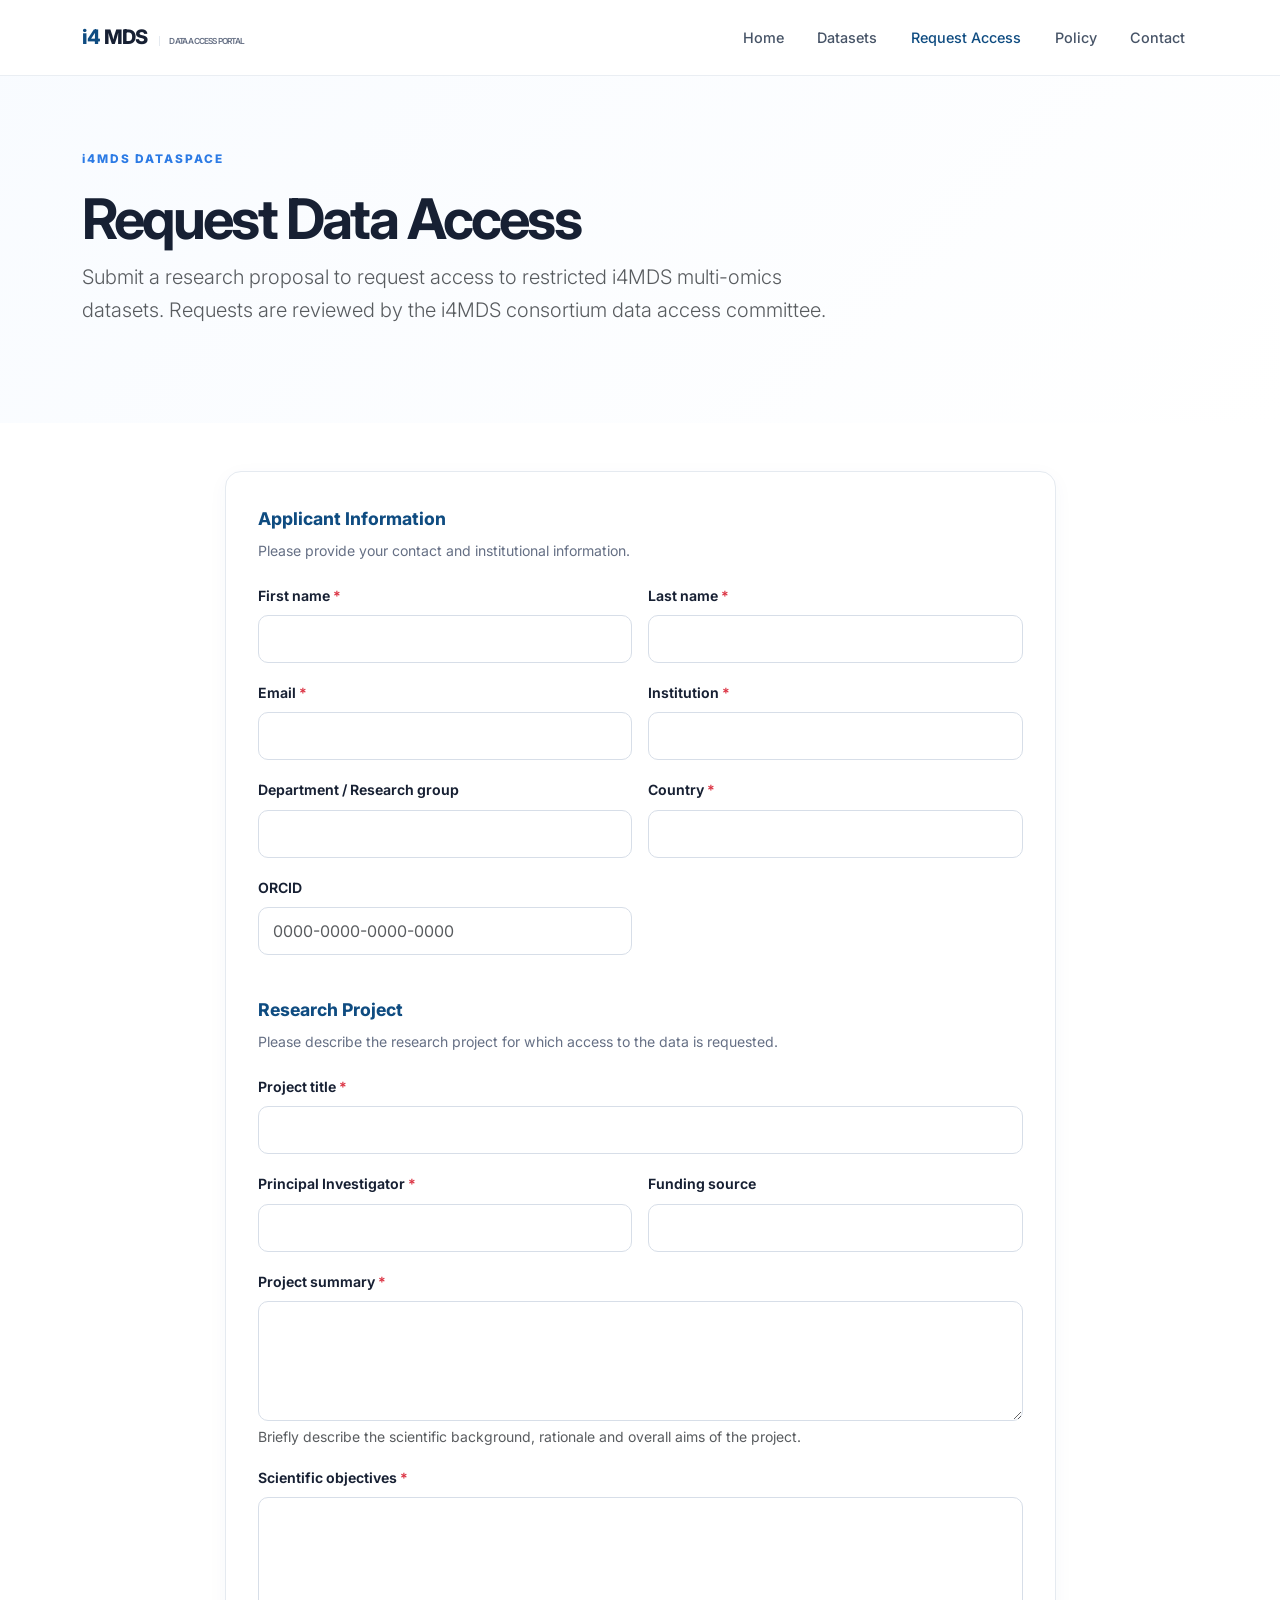
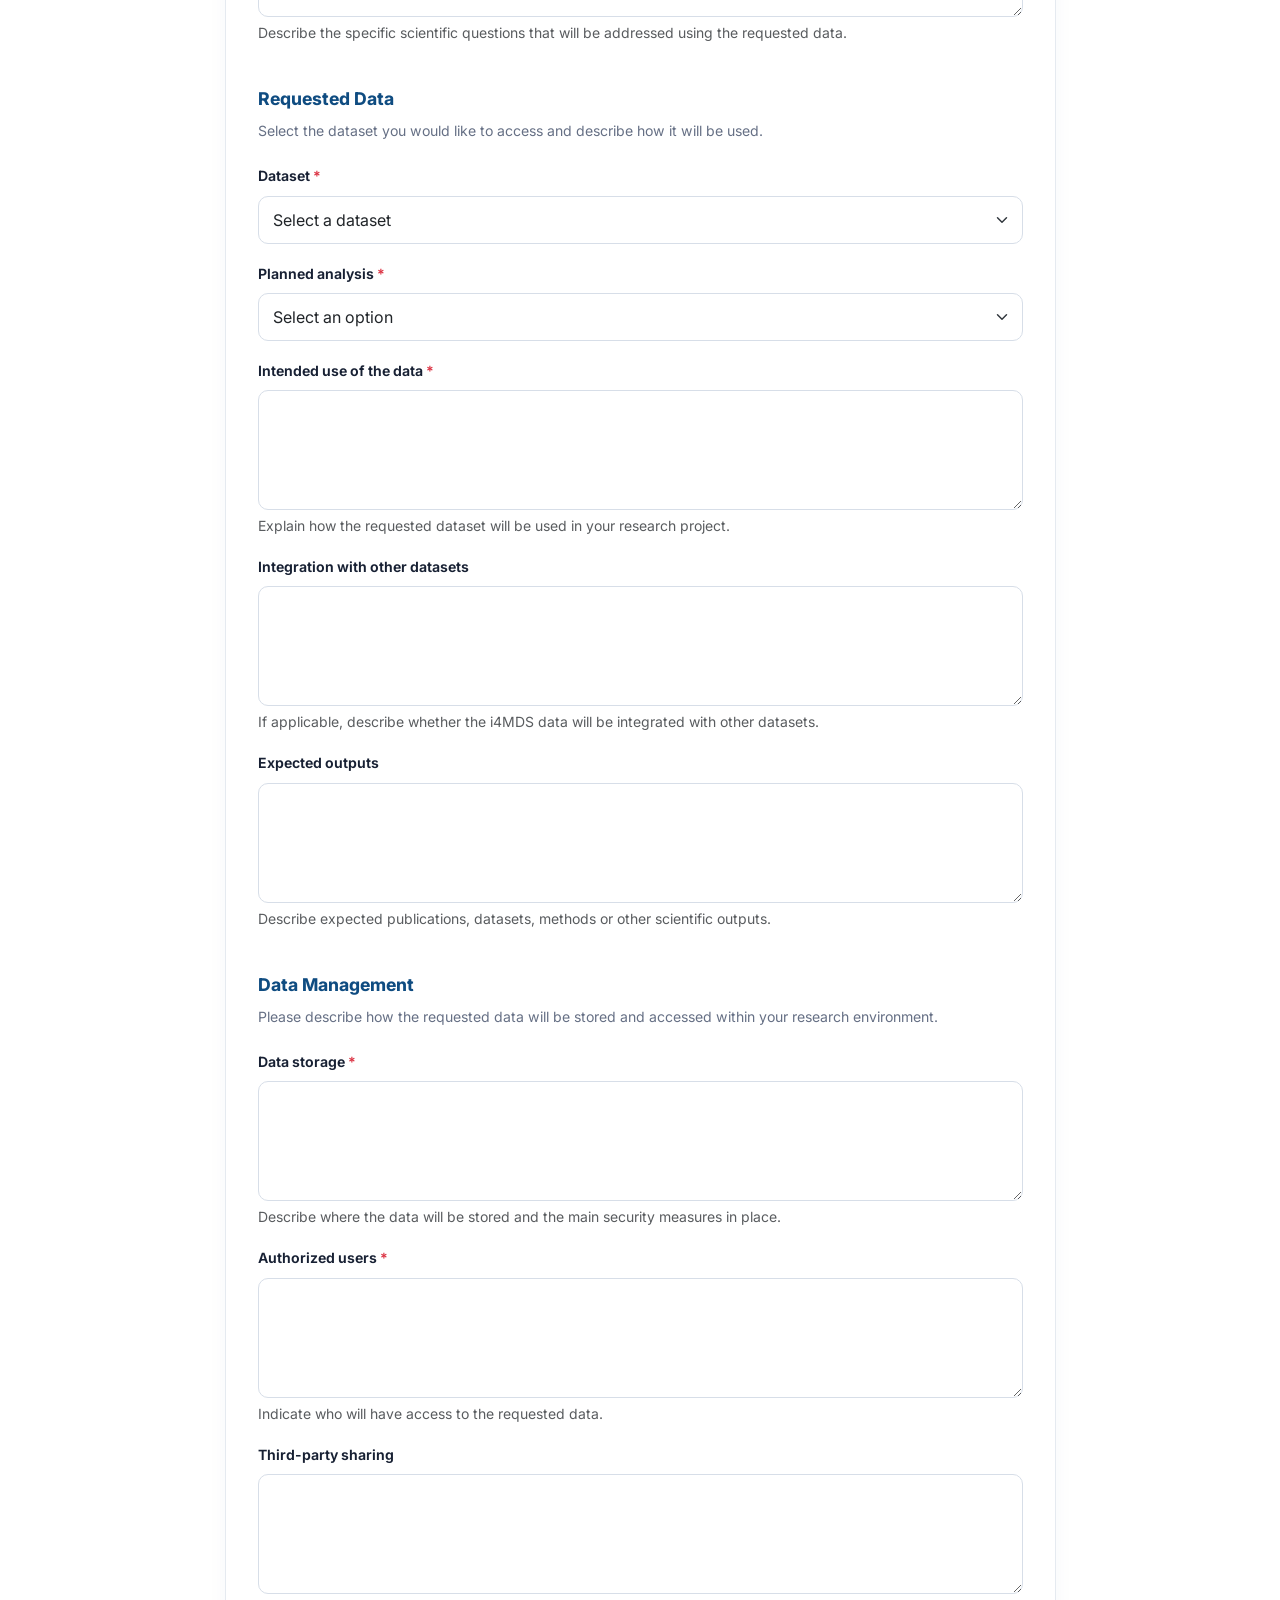
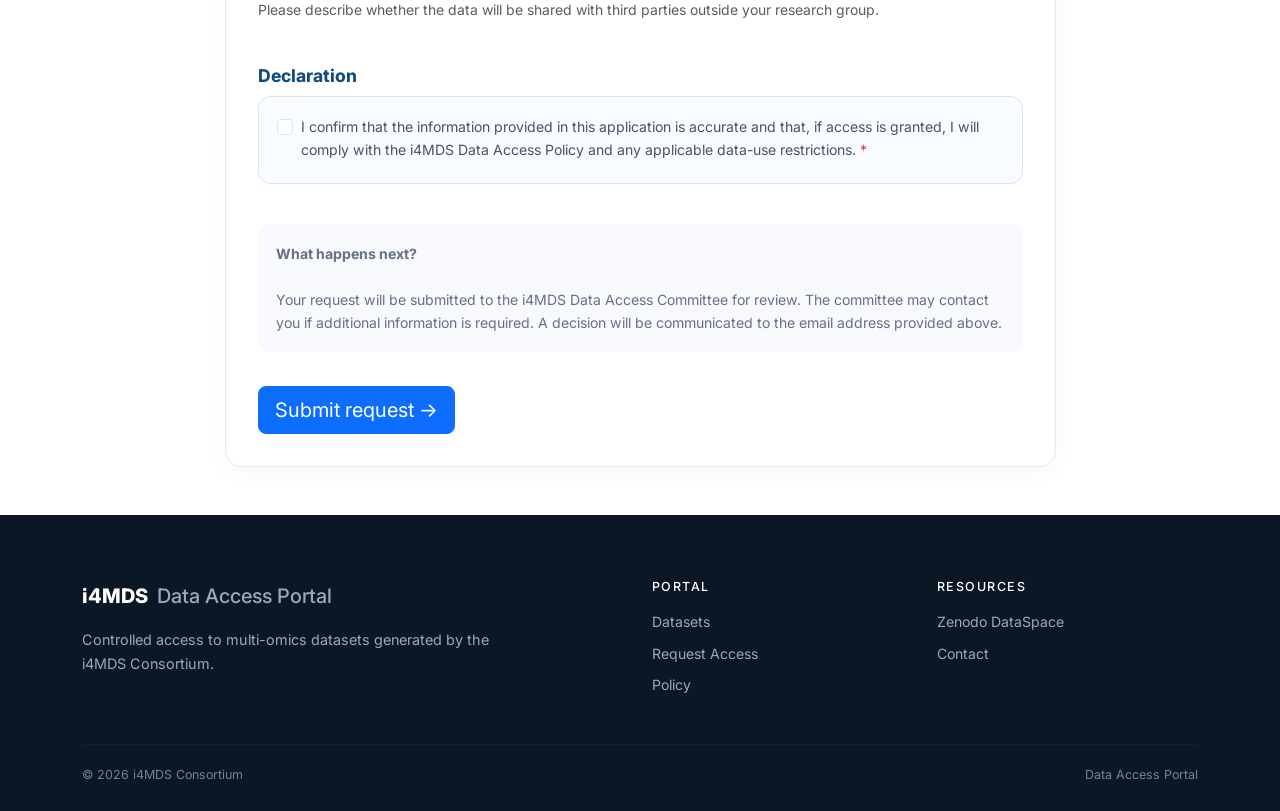
<file: request.html>
<!doctype html>
<html lang="en">

<head>

  <meta charset="utf-8">

  <meta
    name="viewport"
    content="width=device-width, initial-scale=1"
  >

  <meta
    name="description"
    content="i4MDS Data Access Portal - Data access request."
  >

  <title>
    Request Access | i4MDS Data Access Portal
  </title>


  <!-- Google Fonts -->

  <link
    rel="preconnect"
    href="https://fonts.googleapis.com"
  >

  <link
    rel="preconnect"
    href="https://fonts.gstatic.com"
    crossorigin
  >

  <link
    href="https://fonts.googleapis.com/css2?family=Inter:wght@400;500;600;700;800&display=swap"
    rel="stylesheet"
  >


  <!-- Bootstrap -->

  <link
    href="https://cdn.jsdelivr.net/npm/bootstrap@5.3.3/dist/css/bootstrap.min.css"
    rel="stylesheet"
  >


  <!-- Main stylesheet -->

  <link
    rel="stylesheet"
    href="css/style.css"
  >


  <style>

    .page-hero {

      padding:
        150px 0 80px;

      background:
        linear-gradient(
          135deg,
          #f8fbff,
          #ffffff
        );

    }


    .request-card {

      background:
        #ffffff;

      border:
        1px solid
        #e5eaf0;

      border-radius:
        16px;

      padding:
        32px;

      box-shadow:
        0 5px 20px
        rgba(15, 76, 129, 0.04);

    }


    .form-section {

      margin-bottom:
        40px;

    }


    .form-section-title {

      font-size:
        1.1rem;

      font-weight:
        750;

      margin-bottom:
        6px;

      color:
        #0f4c81;

    }


    .form-section-description {

      color:
        #667085;

      font-size:
        0.88rem;

      margin-bottom:
        20px;

    }


    .form-label {

      font-weight:
        650;

      font-size:
        0.88rem;

    }


    .required {

      color:
        #dc3545;

    }


    .form-control,
    .form-select {

      border-radius:
        10px;

      border:
        1px solid
        #d7dee8;

      padding:
        11px 14px;

    }


    .form-control:focus,
    .form-select:focus {

      border-color:
        #2c7be5;

      box-shadow:
        0 0 0 0.2rem
        rgba(44, 123, 229, 0.1);

    }


    textarea.form-control {

      min-height:
        120px;

    }


    .selected-dataset {

      background:
        #eef5fb;

      border:
        1px solid
        #d7e6f4;

      border-radius:
        10px;

      padding:
        14px 16px;

      margin-top:
        12px;

    }


    .selected-dataset-label {

      font-size:
        0.7rem;

      text-transform:
        uppercase;

      letter-spacing:
        0.08em;

      font-weight:
        800;

      color:
        #0f4c81;

    }


    .selected-dataset-name {

      font-weight:
        650;

      margin-top:
        3px;

    }


    .info-box {

      background:
        #f7f9fc;

      border-radius:
        12px;

      padding:
        18px;

      font-size:
        0.88rem;

      color:
        #667085;

    }


    .consent-box {

      background:
        #f8fbff;

      border:
        1px solid
        #d7e6f4;

      border-radius:
        12px;

      padding:
        18px;

    }


    .submit-box {

      padding-top:
        10px;

    }


    .form-check-label {

      font-size:
        0.88rem;

      color:
        #475467;

    }


  </style>

</head>


<body>


<!-- ========================================================= -->
<!-- NAVIGATION -->
<!-- ========================================================= -->

<nav class="navbar navbar-expand-lg fixed-top portal-navbar">

  <div class="container">


    <a
      class="navbar-brand portal-brand"
      href="index.html"
    >

      <span class="brand-mark">
        i4
      </span>

      MDS

      <small>
        Data Access Portal
      </small>

    </a>


    <button
      class="navbar-toggler border-0"
      type="button"
      data-bs-toggle="collapse"
      data-bs-target="#mainNav"
      aria-controls="mainNav"
      aria-expanded="false"
      aria-label="Toggle navigation"
    >

      <span class="navbar-toggler-icon"></span>

    </button>


    <div
      class="collapse navbar-collapse"
      id="mainNav"
    >

      <ul
        class="navbar-nav ms-auto align-items-lg-center gap-lg-2"
      >

        <li class="nav-item">

          <a
            class="nav-link"
            href="index.html"
          >
            Home
          </a>

        </li>


        <li class="nav-item">

          <a
            class="nav-link"
            href="datasets.html"
          >
            Datasets
          </a>

        </li>


        <li class="nav-item">

          <a
            class="nav-link active"
            href="request.html"
          >
            Request Access
          </a>

        </li>


        <li class="nav-item">

          <a
            class="nav-link"
            href="policy.html"
          >
            Policy
          </a>

        </li>


        <li class="nav-item">

          <a
            class="nav-link"
            href="contact.html"
          >
            Contact
          </a>

        </li>

      </ul>

    </div>

  </div>

</nav>



<!-- ========================================================= -->
<!-- MAIN -->
<!-- ========================================================= -->

<main>


  <!-- HERO -->

  <section class="page-hero">

    <div class="container">


      <div class="section-label">
        i4MDS DATASPACE
      </div>


      <h1
        class="display-4 fw-bold"
        style="letter-spacing:-.05em;"
      >
        Request Data Access
      </h1>


      <p class="lead text-muted col-lg-8">

        Submit a research proposal to request access
        to restricted i4MDS multi-omics datasets.

        Requests are reviewed by the
        i4MDS consortium data access committee.

      </p>


    </div>

  </section>



  <!-- FORM SECTION -->

  <section class="py-5">

    <div class="container">


      <div class="row justify-content-center">

        <div class="col-xl-9 col-lg-10">


          <div class="request-card">


            <!-- ================================================= -->
            <!-- FORM -->
            <!-- ================================================= -->

            <form
              id="accessForm"
              action="https://formspree.io/f/xppaeegp"
              method="POST"
            >


              <!-- ================================================= -->
              <!-- FORM SUBJECT -->
              <!-- ================================================= -->

              <input
                type="hidden"
                name="_subject"
                value="i4MDS Data Access Request"
              >


              <!-- ================================================= -->
              <!-- APPLICANT INFORMATION -->
              <!-- ================================================= -->

              <div class="form-section">


                <div class="form-section-title">
                  Applicant Information
                </div>


                <div class="form-section-description">

                  Please provide your contact and institutional
                  information.

                </div>



                <div class="row g-3">


                  <!-- FIRST NAME -->

                  <div class="col-md-6">

                    <label
                      for="firstName"
                      class="form-label"
                    >

                      First name
                      <span class="required">*</span>

                    </label>


                    <input
                      type="text"
                      class="form-control"
                      id="firstName"
                      name="first_name"
                      required
                    >

                  </div>



                  <!-- LAST NAME -->

                  <div class="col-md-6">

                    <label
                      for="lastName"
                      class="form-label"
                    >

                      Last name
                      <span class="required">*</span>

                    </label>


                    <input
                      type="text"
                      class="form-control"
                      id="lastName"
                      name="last_name"
                      required
                    >

                  </div>



                  <!-- EMAIL -->

                  <div class="col-md-6">

                    <label
                      for="email"
                      class="form-label"
                    >

                      Email
                      <span class="required">*</span>

                    </label>


                    <input
                      type="email"
                      class="form-control"
                      id="email"
                      name="email"
                      required
                    >

                  </div>



                  <!-- INSTITUTION -->

                  <div class="col-md-6">

                    <label
                      for="institution"
                      class="form-label"
                    >

                      Institution
                      <span class="required">*</span>

                    </label>


                    <input
                      type="text"
                      class="form-control"
                      id="institution"
                      name="institution"
                      required
                    >

                  </div>



                  <!-- DEPARTMENT -->

                  <div class="col-md-6">

                    <label
                      for="department"
                      class="form-label"
                    >

                      Department / Research group

                    </label>


                    <input
                      type="text"
                      class="form-control"
                      id="department"
                      name="department"
                    >

                  </div>



                  <!-- COUNTRY -->

                  <div class="col-md-6">

                    <label
                      for="country"
                      class="form-label"
                    >

                      Country
                      <span class="required">*</span>

                    </label>


                    <input
                      type="text"
                      class="form-control"
                      id="country"
                      name="country"
                      required
                    >

                  </div>



                  <!-- ORCID -->

                  <div class="col-md-6">

                    <label
                      for="orcid"
                      class="form-label"
                    >

                      ORCID

                    </label>


                    <input
                      type="text"
                      class="form-control"
                      id="orcid"
                      name="orcid"
                      placeholder="0000-0000-0000-0000"
                    >

                  </div>


                </div>


              </div>



              <!-- ================================================= -->
              <!-- PROJECT INFORMATION -->
              <!-- ================================================= -->

              <div class="form-section">


                <div class="form-section-title">
                  Research Project
                </div>


                <div class="form-section-description">

                  Please describe the research project for which
                  access to the data is requested.

                </div>



                <div class="row g-3">


                  <!-- PROJECT TITLE -->

                  <div class="col-12">

                    <label
                      for="projectTitle"
                      class="form-label"
                    >

                      Project title
                      <span class="required">*</span>

                    </label>


                    <input
                      type="text"
                      class="form-control"
                      id="projectTitle"
                      name="project_title"
                      required
                    >

                  </div>



                  <!-- PI -->

                  <div class="col-md-6">

                    <label
                      for="principalInvestigator"
                      class="form-label"
                    >

                      Principal Investigator
                      <span class="required">*</span>

                    </label>


                    <input
                      type="text"
                      class="form-control"
                      id="principalInvestigator"
                      name="principal_investigator"
                      required
                    >

                  </div>



                  <!-- FUNDING -->

                  <div class="col-md-6">

                    <label
                      for="funding"
                      class="form-label"
                    >

                      Funding source

                    </label>


                    <input
                      type="text"
                      class="form-control"
                      id="funding"
                      name="funding_source"
                    >

                  </div>



                  <!-- PROJECT SUMMARY -->

                  <div class="col-12">

                    <label
                      for="projectSummary"
                      class="form-label"
                    >

                      Project summary
                      <span class="required">*</span>

                    </label>


                    <textarea
                      class="form-control"
                      id="projectSummary"
                      name="project_summary"
                      required
                    ></textarea>


                    <div class="form-text">

                      Briefly describe the scientific background,
                      rationale and overall aims of the project.

                    </div>

                  </div>



                  <!-- OBJECTIVES -->

                  <div class="col-12">

                    <label
                      for="objectives"
                      class="form-label"
                    >

                      Scientific objectives
                      <span class="required">*</span>

                    </label>


                    <textarea
                      class="form-control"
                      id="objectives"
                      name="scientific_objectives"
                      required
                    ></textarea>


                    <div class="form-text">

                      Describe the specific scientific questions
                      that will be addressed using the requested data.

                    </div>

                  </div>


                </div>


              </div>



              <!-- ================================================= -->
              <!-- REQUESTED DATA -->
              <!-- ================================================= -->

              <div class="form-section">


                <div class="form-section-title">
                  Requested Data
                </div>


                <div class="form-section-description">

                  Select the dataset you would like to access
                  and describe how it will be used.

                </div>



                <!-- DATASET -->

                <div class="mb-3">


                  <label
                    for="dataset"
                    class="form-label"
                  >

                    Dataset
                    <span class="required">*</span>

                  </label>


                  <select
                    class="form-select"
                    id="dataset"
                    name="dataset"
                    required
                  >

                    <option
                      value=""
                      selected
                      disabled
                    >

                      Loading datasets...

                    </option>

                  </select>


                  <!-- SELECTED DATASET -->

                  <div
                    id="selectedDataset"
                    class="selected-dataset d-none"
                  >

                    <div class="selected-dataset-label">

                      Selected dataset

                    </div>


                    <div
                      id="selectedDatasetName"
                      class="selected-dataset-name"
                    ></div>

                  </div>


                </div>



                <!-- ANALYSIS TYPE -->

                <div class="mb-3">


                  <label
                    for="analysisType"
                    class="form-label"
                  >

                    Planned analysis
                    <span class="required">*</span>

                  </label>


                  <select
                    class="form-select"
                    id="analysisType"
                    name="analysis_type"
                    required
                  >

                    <option
                      value=""
                      selected
                      disabled
                    >

                      Select an option

                    </option>


                    <option value="exploratory">
                      Exploratory analysis
                    </option>


                    <option value="hypothesis_testing">
                      Hypothesis-driven analysis
                    </option>


                    <option value="biomarker_discovery">
                      Biomarker discovery
                    </option>


                    <option value="method_development">
                      Method development
                    </option>


                    <option value="data_integration">
                      Multi-omics data integration
                    </option>


                    <option value="other">
                      Other
                    </option>

                  </select>

                </div>



                <!-- DATA USE -->

                <div class="mb-3">


                  <label
                    for="dataUse"
                    class="form-label"
                  >

                    Intended use of the data
                    <span class="required">*</span>

                  </label>


                  <textarea
                    class="form-control"
                    id="dataUse"
                    name="data_use"
                    required
                  ></textarea>


                  <div class="form-text">

                    Explain how the requested dataset will be
                    used in your research project.

                  </div>

                </div>



                <!-- INTEGRATION -->

                <div class="mb-3">


                  <label
                    for="integration"
                    class="form-label"
                  >

                    Integration with other datasets

                  </label>


                  <textarea
                    class="form-control"
                    id="integration"
                    name="data_integration"
                  ></textarea>


                  <div class="form-text">

                    If applicable, describe whether the i4MDS data
                    will be integrated with other datasets.

                  </div>

                </div>



                <!-- EXPECTED OUTPUTS -->

                <div class="mb-3">


                  <label
                    for="outputs"
                    class="form-label"
                  >

                    Expected outputs

                  </label>


                  <textarea
                    class="form-control"
                    id="outputs"
                    name="expected_outputs"
                  ></textarea>


                  <div class="form-text">

                    Describe expected publications, datasets,
                    methods or other scientific outputs.

                  </div>

                </div>


              </div>



              <!-- ================================================= -->
              <!-- DATA MANAGEMENT -->
              <!-- ================================================= -->

              <div class="form-section">


                <div class="form-section-title">
                  Data Management
                </div>


                <div class="form-section-description">

                  Please describe how the requested data will be
                  stored and accessed within your research environment.

                </div>



                <!-- STORAGE -->

                <div class="mb-3">


                  <label
                    for="storage"
                    class="form-label"
                  >

                    Data storage
                    <span class="required">*</span>

                  </label>


                  <textarea
                    class="form-control"
                    id="storage"
                    name="data_storage"
                    required
                  ></textarea>


                  <div class="form-text">

                    Describe where the data will be stored and
                    the main security measures in place.

                  </div>

                </div>



                <!-- USERS -->

                <div class="mb-3">


                  <label
                    for="users"
                    class="form-label"
                  >

                    Authorized users
                    <span class="required">*</span>

                  </label>


                  <textarea
                    class="form-control"
                    id="users"
                    name="authorized_users"
                    required
                  ></textarea>


                  <div class="form-text">

                    Indicate who will have access to the requested data.

                  </div>

                </div>



                <!-- THIRD PARTY -->

                <div class="mb-3">


                  <label
                    for="thirdParty"
                    class="form-label"
                  >

                    Third-party sharing

                  </label>


                  <textarea
                    class="form-control"
                    id="thirdParty"
                    name="third_party_sharing"
                  ></textarea>


                  <div class="form-text">

                    Please describe whether the data will be shared
                    with third parties outside your research group.

                  </div>

                </div>


              </div>



              <!-- ================================================= -->
              <!-- CONSENT -->
              <!-- ================================================= -->

              <div class="form-section">


                <div class="form-section-title">
                  Declaration
                </div>


                <div class="consent-box">


                  <div class="form-check">


                    <input
                      class="form-check-input"
                      type="checkbox"
                      id="agreement"
                      name="agreement"
                      value="I agree to comply with the i4MDS data access policy"
                      required
                    >


                    <label
                      class="form-check-label"
                      for="agreement"
                    >

                      I confirm that the information provided
                      in this application is accurate and that,
                      if access is granted, I will comply with
                      the i4MDS Data Access Policy and any
                      applicable data-use restrictions.

                      <span class="required">*</span>

                    </label>


                  </div>


                </div>


              </div>



              <!-- ================================================= -->
              <!-- INFORMATION -->
              <!-- ================================================= -->

              <div class="info-box mb-4">

                <strong>
                  What happens next?
                </strong>

                <br><br>

                Your request will be submitted to the
                i4MDS Data Access Committee for review.

                The committee may contact you if additional
                information is required.

                A decision will be communicated to the
                email address provided above.

              </div>



              <!-- ================================================= -->
              <!-- SUBMIT -->
              <!-- ================================================= -->

              <div
                class="submit-box"
              >


                <button
                  type="submit"
                  class="btn btn-primary btn-lg"
                >

                  Submit request →

                </button>


              </div>


            </form>


          </div>


        </div>

      </div>

    </div>

  </section>

</main>



<!-- ========================================================= -->
<!-- FOOTER -->
<!-- ========================================================= -->

<footer class="portal-footer">

  <div class="container">


    <div class="row gy-4">


      <div class="col-lg-6">


        <a
          class="footer-brand"
          href="index.html"
        >

          i4MDS

          <span>
            Data Access Portal
          </span>

        </a>


        <p class="footer-text">

          Controlled access to multi-omics datasets generated
          by the i4MDS Consortium.

        </p>


      </div>



      <div class="col-6 col-lg-3">


        <h6>
          Portal
        </h6>


        <a href="datasets.html">
          Datasets
        </a>


        <a href="request.html">
          Request Access
        </a>


        <a href="policy.html">
          Policy
        </a>


      </div>



      <div class="col-6 col-lg-3">


        <h6>
          Resources
        </h6>


        <a
          href="https://zenodo.org/communities/i4mds_dataspace"
          target="_blank"
          rel="noopener"
        >

          Zenodo DataSpace

        </a>


        <a href="contact.html">
          Contact
        </a>


      </div>


    </div>



    <hr>



    <div class="footer-bottom">


      <span>
        © 2026 i4MDS Consortium
      </span>


      <span>
        Data Access Portal
      </span>


    </div>


  </div>

</footer>



<!-- ========================================================= -->
<!-- JAVASCRIPT -->
<!-- ========================================================= -->

<script>

document.addEventListener(
  "DOMContentLoaded",
  async function () {


    /*
     * ========================================================
     * ELEMENTS
     * ========================================================
     */

    const datasetSelect =
      document.getElementById(
        "dataset"
      );


    const selectedBox =
      document.getElementById(
        "selectedDataset"
      );


    const selectedName =
      document.getElementById(
        "selectedDatasetName"
      );



    /*
     * ========================================================
     * SHOW SELECTED DATASET
     * ========================================================
     */

    function showSelectedDataset(
      dataset
    ) {


      if (
        selectedBox &&
        selectedName
      ) {


        selectedBox.classList.remove(
          "d-none"
        );


        selectedName.textContent =
          dataset.id
          + " — "
          + dataset.title;


      }


    }



    /*
     * ========================================================
     * LOAD DATASETS
     * ========================================================
     */

    async function loadDatasets() {


      try {


        const response =
          await fetch(
            "./data/datasets.json?v="
            + Date.now()
          );



        if (!response.ok) {


          throw new Error(
            "Unable to load datasets.json. HTTP status: "
            + response.status
          );


        }



        const datasets =
          await response.json();



        /*
         * Verify JSON structure.
         */

        if (
          !Array.isArray(
            datasets
          )
        ) {


          throw new Error(
            "datasets.json must contain a JSON array."
          );


        }



        /*
         * ====================================================
         * POPULATE DATASET MENU
         * ====================================================
         *
         * IMPORTANT:
         *
         * We completely rebuild the menu from datasets.json.
         *
         * Therefore new datasets added to datasets.json
         * automatically appear here.
         */

        datasetSelect.innerHTML = `

          <option
            value=""
            selected
            disabled
          >

            Select a dataset

          </option>

        `;



        datasets.forEach(
          function (dataset) {


            const option =
              document.createElement(
                "option"
              );


            option.value =
              dataset.id;


            option.textContent =
              dataset.id
              + " — "
              + (
                  dataset.title
                  || ""
                );


            option.dataset.title =
              dataset.title
              || "";


            option.dataset.zenodo =
              dataset.zenodo_url
              || "";


            datasetSelect.appendChild(
              option
            );


          }
        );



        /*
         * ====================================================
         * PRESELECT DATASET FROM URL
         * ====================================================
         *
         * Example:
         *
         * request.html?dataset=i4MDS-002
         */

        const params =
          new URLSearchParams(
            window.location.search
          );


        const requestedDataset =
          params.get(
            "dataset"
          );



        if (
          requestedDataset
        ) {


          const matchingDataset =
            datasets.find(
              function (dataset) {

                return (
                  dataset.id
                  ===
                  requestedDataset
                );

              }
            );



          if (
            matchingDataset
          ) {


            datasetSelect.value =
              matchingDataset.id;


            showSelectedDataset(
              matchingDataset
            );


          }


        }



        /*
         * ====================================================
         * DATASET CHANGE
         * ====================================================
         */

        datasetSelect.addEventListener(
          "change",
          function () {


            const selectedId =
              datasetSelect.value;



            const selectedDataset =
              datasets.find(
                function (dataset) {

                  return (
                    dataset.id
                    ===
                    selectedId
                  );

                }
              );



            if (
              selectedDataset
            ) {


              showSelectedDataset(
                selectedDataset
              );


            }


          }
        );



        /*
         * Debug information.
         */

        console.log(
          "i4MDS datasets loaded:",
          datasets.length,
          datasets
        );


      }


      catch (error) {


        console.error(
          "i4MDS dataset loading error:",
          error
        );


        datasetSelect.innerHTML = `

          <option
            value=""
          >

            Unable to load datasets

          </option>

        `;


      }


    }



    /*
     * ========================================================
     * START
     * ========================================================
     */

    await loadDatasets();


  }
);

</script>



</body>

</html>
</file>
<file: css/style.css>
:root{--primary:#0f4c81;--primary-dark:#093a63;--accent:#2c7be5;--ink:#172033;--muted:#667085;--bg:#f7f9fc;--border:#e5eaf0}html{scroll-behavior:smooth}body{font-family:Inter,sans-serif;color:var(--ink);line-height:1.65}.portal-navbar{background:rgba(255,255,255,.92);backdrop-filter:blur(14px);border-bottom:1px solid rgba(229,234,240,.8);min-height:76px}.portal-brand{color:var(--ink)!important;font-weight:800;font-size:1.25rem;letter-spacing:-.04em}.brand-mark{color:var(--primary)}.portal-brand small{font-size:.52rem;font-weight:600;text-transform:uppercase;color:var(--muted);margin-left:9px;padding-left:9px;border-left:1px solid var(--border)}.nav-link{color:#475467!important;font-size:.9rem;font-weight:500;padding:.65rem .8rem!important}.nav-link:hover,.nav-link.active{color:var(--primary)!important}.hero-section{min-height:760px;position:relative;overflow:hidden;background:radial-gradient(circle at 78% 35%,rgba(44,123,229,.11),transparent 28%),linear-gradient(135deg,#f8fbff 0%,#fff 65%)}.hero-copy{position:relative;z-index:2}.eyebrow,.section-label{color:var(--accent);font-size:.74rem;font-weight:800;letter-spacing:.16em;margin-bottom:1rem}.hero-copy h1{font-size:clamp(3.3rem,6vw,5.8rem);line-height:.98;letter-spacing:-.065em;font-weight:800;margin-bottom:1.5rem}.hero-copy h1 span{color:var(--primary)}.hero-lead{max-width:650px;font-size:clamp(1.15rem,2vw,1.4rem);color:var(--muted);line-height:1.6;margin-bottom:2rem}.portal-btn,.portal-btn-outline{border-radius:9px;padding:.8rem 1.25rem;font-weight:600;font-size:.95rem}.portal-btn{background:var(--primary);border-color:var(--primary)}.portal-btn:hover{background:var(--primary-dark);border-color:var(--primary-dark)}.portal-btn-outline{color:var(--primary);border-color:#b8c9dc;background:rgba(255,255,255,.7)}.hero-network{position:absolute;right:-2%;top:8%;width:59%;height:86%;z-index:1;pointer-events:none}.hero-network img{width:100%;height:100%;object-fit:contain}.section-padding{padding:105px 0}.about-section{background:#fff}.about-section h2,.technologies-section h2,.cta-section h2{font-size:clamp(2rem,3.6vw,3rem);line-height:1.1;letter-spacing:-.045em;font-weight:750;margin-bottom:1.25rem}.section-lead{color:var(--muted);font-size:1.05rem;max-width:820px;margin:0 auto}.stats-section{background:var(--bg);padding:0 0 105px}.stat-card{background:#fff;border:1px solid var(--border);border-radius:14px;padding:30px;height:100%;box-shadow:0 5px 20px rgba(15,76,129,.035)}.stat-number{color:var(--primary);font-size:2.25rem;line-height:1;font-weight:800;letter-spacing:-.04em}.stat-label{color:var(--muted);font-size:.86rem;margin-top:.6rem}.technology-card{background:#fff;border:1px solid var(--border);border-radius:10px;padding:18px 20px;font-size:.92rem;font-weight:600;color:#344054;transition:.2s}.technology-card:hover{border-color:#b7cce0;transform:translateY(-2px);box-shadow:0 8px 25px rgba(15,76,129,.06)}.cta-section{padding:0 0 105px}.cta-card{border-radius:18px;background:linear-gradient(120deg,var(--primary-dark),var(--primary));padding:55px;color:#fff;display:flex;align-items:center;justify-content:space-between;gap:35px}.cta-card h2{margin-bottom:.7rem}.cta-card p{color:rgba(255,255,255,.78);margin:0}.light-label{color:#8ec5ff}.cta-btn{color:var(--primary);border-radius:9px;white-space:nowrap;font-weight:700;padding:.85rem 1.25rem}.portal-footer{background:#0c1725;color:#fff;padding:65px 0 25px}.footer-brand{color:#fff;text-decoration:none;font-weight:800;font-size:1.25rem}.footer-brand span{color:#9aa9bb;font-weight:500;margin-left:5px}.footer-text{color:#9aa9bb;max-width:450px;font-size:.9rem;margin-top:15px}.portal-footer h6{color:#fff;font-size:.78rem;text-transform:uppercase;letter-spacing:.12em;margin-bottom:15px}.portal-footer a:not(.footer-brand){display:block;color:#9aa9bb;text-decoration:none;font-size:.88rem;margin-bottom:8px}.portal-footer a:not(.footer-brand):hover{color:#fff}.portal-footer hr{border-color:rgba(255,255,255,.1);margin:40px 0 20px}.footer-bottom{display:flex;justify-content:space-between;color:#748297;font-size:.78rem}@media(max-width:991.98px){.portal-brand small{display:none}.hero-section{min-height:700px}.hero-network{opacity:.28;width:90%;right:-25%}}@media(max-width:575.98px){.portal-navbar{min-height:68px}.hero-section{min-height:650px}.hero-copy{padding-top:45px}.section-padding{padding:75px 0}.stats-section,.cta-section{padding-bottom:75px}.cta-card{padding:32px 25px;flex-direction:column;align-items:flex-start}.footer-bottom{flex-direction:column;gap:5px}}
</file>
